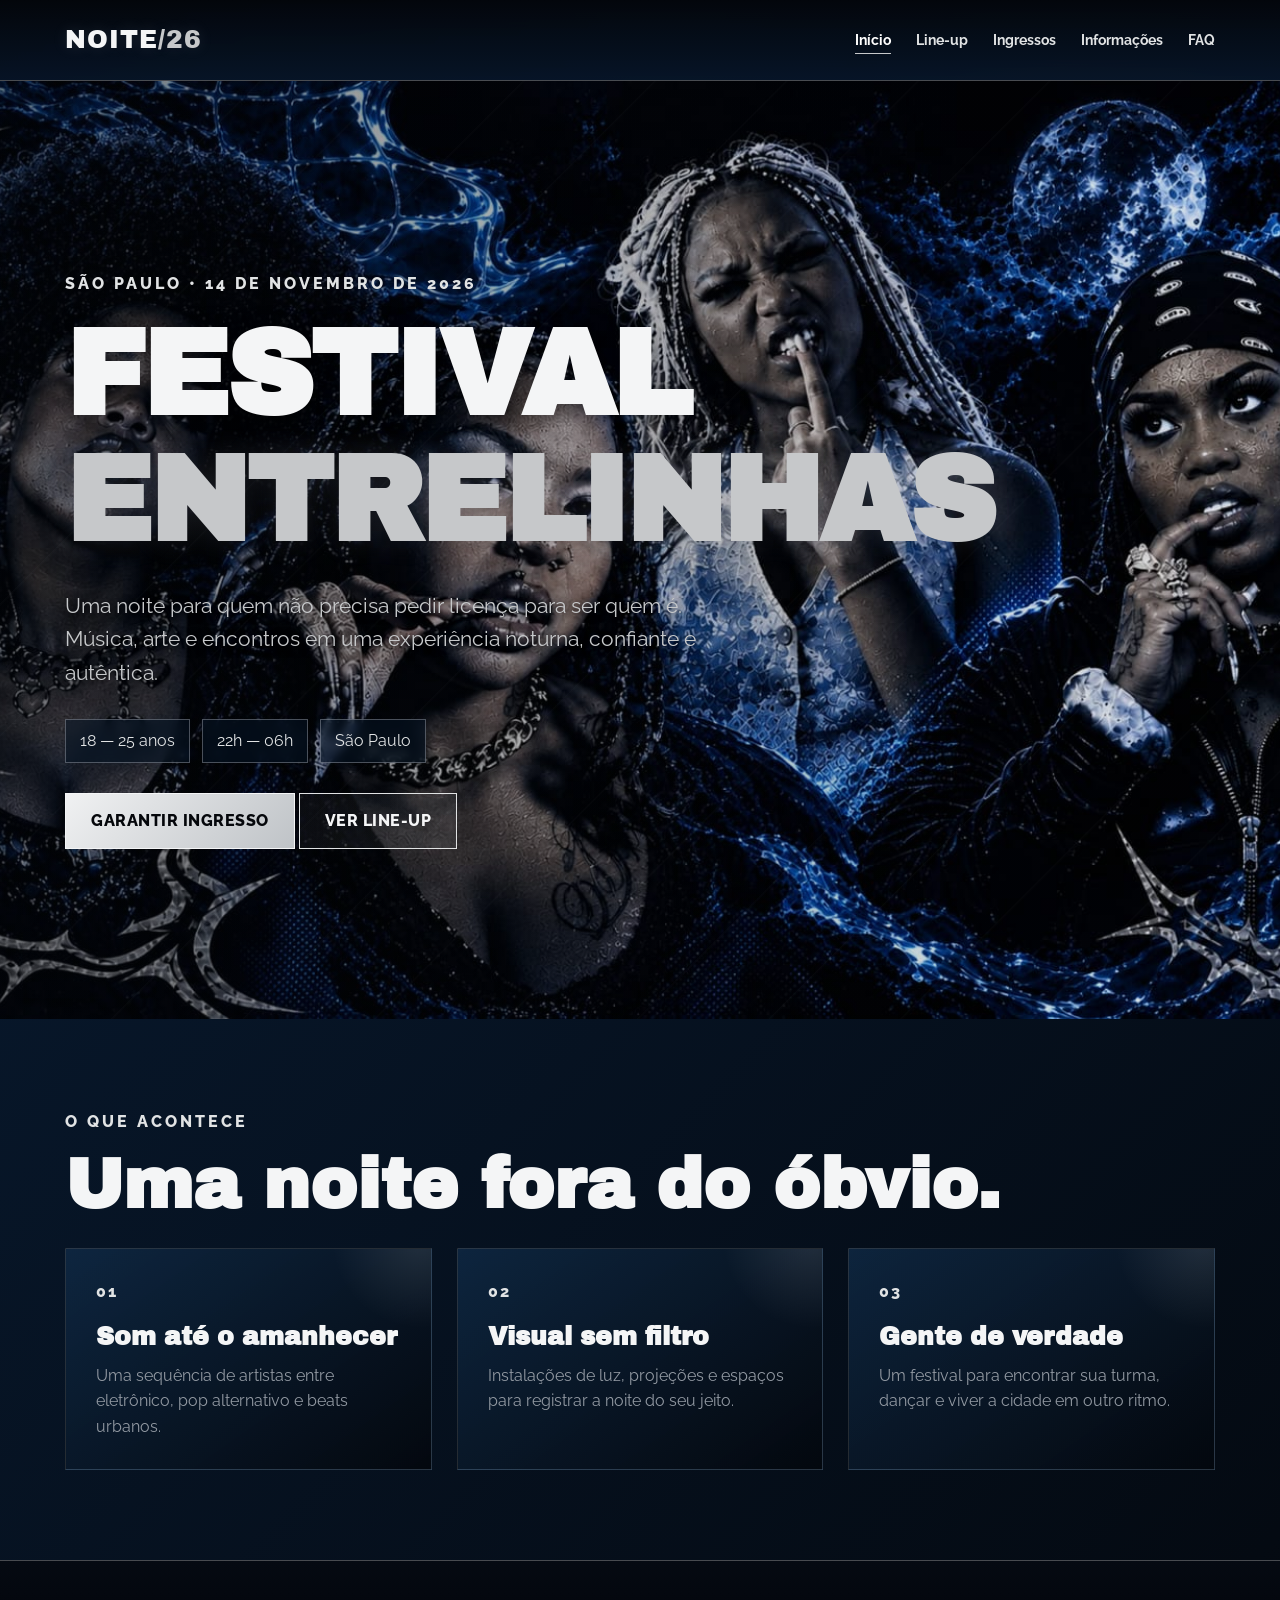
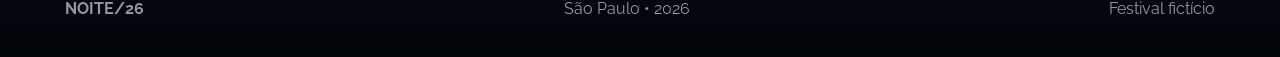
<file: index.html>
<!DOCTYPE html>
<html lang="pt-BR">

<head>
    <meta charset="UTF-8">
    <meta name="viewport" content="width=device-width, initial-scale=1.0">


    <title>NOITE/26 — Festival</title>

    <link rel="stylesheet" href="style.css">
</head>

<body>

<header>
    <nav class="navbar">

        <a href="index.html" class="logo">
            NOITE<span>/26</span>
        </a>

        <ul class="menu">
            <li><a href="index.html" class="ativo">Início</a></li>
            <li><a href="./lineup.html">Line-up</a></li>
            <li><a href="./ingressos.html">Ingressos</a></li>
            <li><a href="./informacoes.html">Informações</a></li>
            <li><a href="./faq.html">FAQ</a></li>
        </ul>

    </nav>
</header>


<main>

<section class="hero">

    <div class="hero-conteudo">

        <p class="kicker">
            São Paulo • 14 de novembro de 2026
        </p>

        <h1>
            FESTIVAL<br>
            <span>ENTRELINHAS</span>
        </h1>

        <p class="hero-descricao">
            Uma noite para quem não precisa pedir licença para ser quem é.
            Música, arte e encontros em uma experiência noturna,
            confiante e autêntica.
        </p>

        <div class="informacoes-hero">
            <span class="tag">18 — 25 anos</span>
            <span class="tag">22h — 06h</span>
            <span class="tag">São Paulo</span>
        </div>

        <a href="./coisas/ingressos.html" class="btn btn-branco">
            Garantir ingresso
        </a>

        <a href="./coisas/lineup.html" class="btn">
            Ver line-up
        </a>

    </div>

</section>


<section>

    <div class="container">

        <p class="kicker">O que acontece</p>

        <h2>
            Uma noite fora do óbvio.
        </h2>

        <div class="cards">

            <article class="card">

                <div class="numero">01</div>

                <h3>
                    Som até o amanhecer
                </h3>

                <p>
                    Uma sequência de artistas entre eletrônico,
                    pop alternativo e beats urbanos.
                </p>

            </article>


            <article class="card">

                <div class="numero">02</div>

                <h3>
                    Visual sem filtro
                </h3>

                <p>
                    Instalações de luz, projeções e espaços
                    para registrar a noite do seu jeito.
                </p>

            </article>


            <article class="card">

                <div class="numero">03</div>

                <h3>
                    Gente de verdade
                </h3>

                <p>
                    Um festival para encontrar sua turma,
                    dançar e viver a cidade em outro ritmo.
                </p>

            </article>

        </div>

    </div>

</section>

</main>


<footer>

    <div class="footer-conteudo">

        <strong>NOITE/26</strong>

        <span>
            São Paulo • 2026
        </span>

        <span>
            Festival fictício
        </span>

    </div>

</footer>

</body>
</html>
</file>
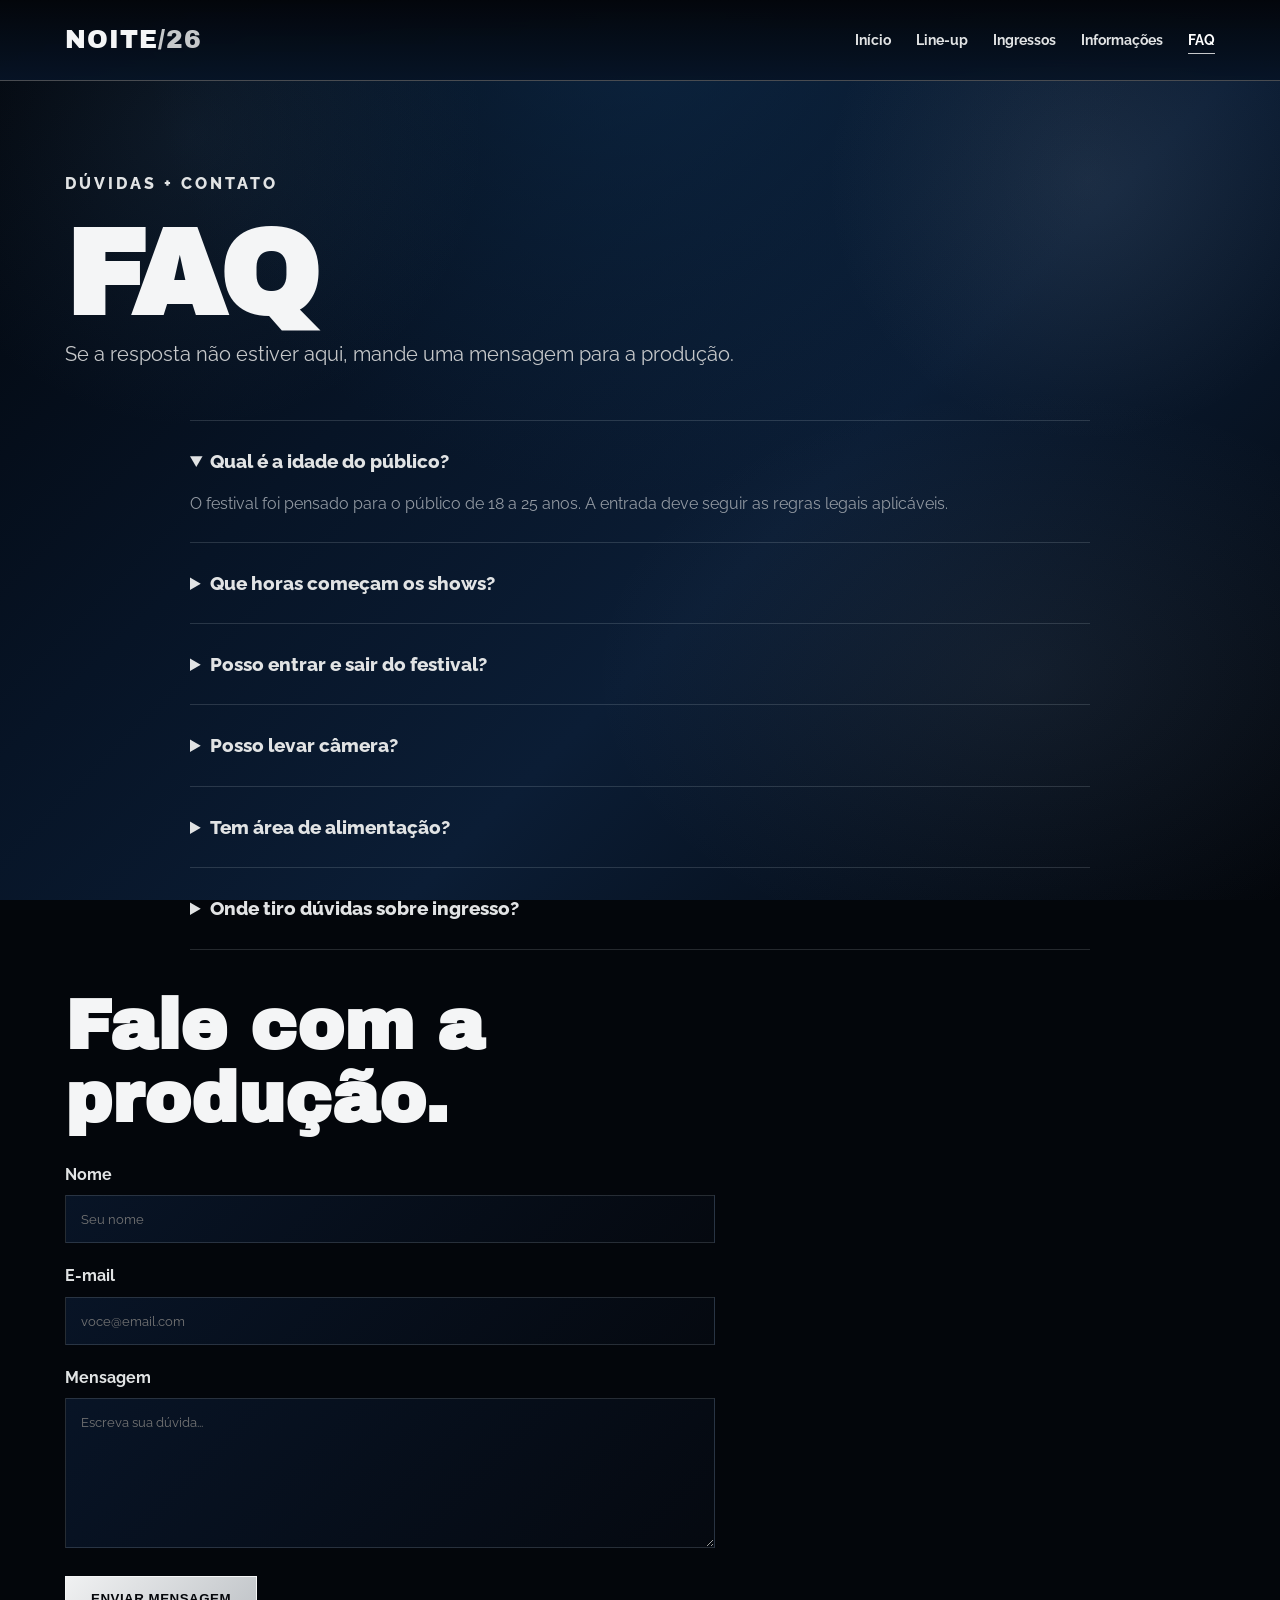
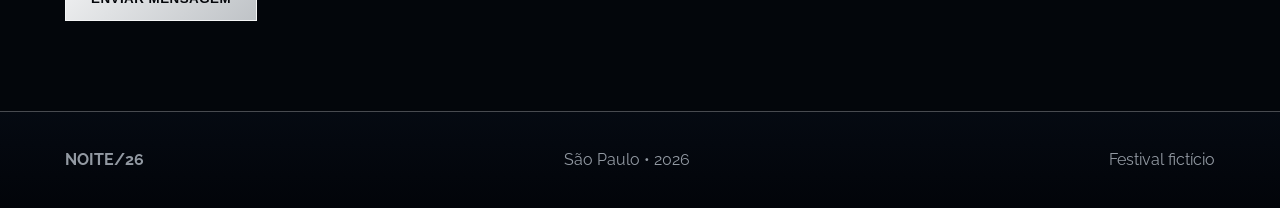
<file: faq.html>
<!DOCTYPE html>
<html lang="pt-BR">

<head>
    <meta charset="UTF-8">
    <meta name="viewport" content="width=device-width, initial-scale=1.0">

    <title>FAQ — NOITE/26</title>

    <link rel="stylesheet" href="./CSS/faq.css">
</head>

<body>

<header>
    <nav class="navbar">

        <a href="index.html" class="logo">
            NOITE<span>/26</span>
        </a>

        <ul class="menu">
            <li><a href="../index.html">Início</a></li>
            <li><a href="./lineup.html">Line-up</a></li>
            <li><a href="./ingressos.html">Ingressos</a></li>
            <li><a href="./informacoes.html">Informações</a></li>
            <li><a href="faq.html" class="ativo">FAQ</a></li>
        </ul>

    </nav>
</header>


<main>

<section>

    <div class="container">

        <p class="kicker">
            Dúvidas + contato
        </p>

        <h1>FAQ</h1>

        <p class="texto-destaque">
            Se a resposta não estiver aqui,
            mande uma mensagem para a produção.
        </p>


        <div class="faq">

            <details open>

                <summary>
                    Qual é a idade do público?
                </summary>

                <p>
                    O festival foi pensado para o público
                    de 18 a 25 anos. A entrada deve seguir
                    as regras legais aplicáveis.
                </p>

            </details>


            <details>

                <summary>
                    Que horas começam os shows?
                </summary>

                <p>
                    Os portões abrem às 22h.
                    A programação musical começa às 23h
                    e segue pela madrugada.
                </p>

            </details>


            <details>

                <summary>
                    Posso entrar e sair do festival?
                </summary>

                <p>
                    A política de reentrada depende do tipo
                    de ingresso e das orientações da produção.
                </p>

            </details>


            <details>

                <summary>
                    Posso levar câmera?
                </summary>

                <p>
                    Celulares e câmeras pequenas são permitidos,
                    respeitando as regras do espaço.
                </p>

            </details>


            <details>

                <summary>
                    Tem área de alimentação?
                </summary>

                <p>
                    Sim. Haverá uma área de alimentação
                    com diferentes opções durante o evento.
                </p>

            </details>


            <details>

                <summary>
                    Onde tiro dúvidas sobre ingresso?
                </summary>

                <p>
                    Use o formulário abaixo para enviar
                    sua pergunta.
                </p>

            </details>

        </div>


        <div class="formulario">

            <h2>Fale com a produção.</h2>

            <div class="campo">

                <label for="nome">
                    Nome
                </label>

                <input
                    type="text"
                    id="nome"
                    placeholder="Seu nome"
                >

            </div>


            <div class="campo">

                <label for="email">
                    E-mail
                </label>

                <input
                    type="email"
                    id="email"
                    placeholder="voce@email.com"
                >

            </div>


            <div class="campo">

                <label for="mensagem">
                    Mensagem
                </label>

                <textarea
                    id="mensagem"
                    placeholder="Escreva sua dúvida..."
                ></textarea>

            </div>


            <button class="btn btn-branco" type="button">
                Enviar mensagem
            </button>

        </div>

    </div>

</section>

</main>


<footer>

    <div class="footer-conteudo">
        <strong>NOITE/26</strong>
        <span>São Paulo • 2026</span>
        <span>Festival fictício</span>
    </div>

</footer>

</body>
</html>
</file>
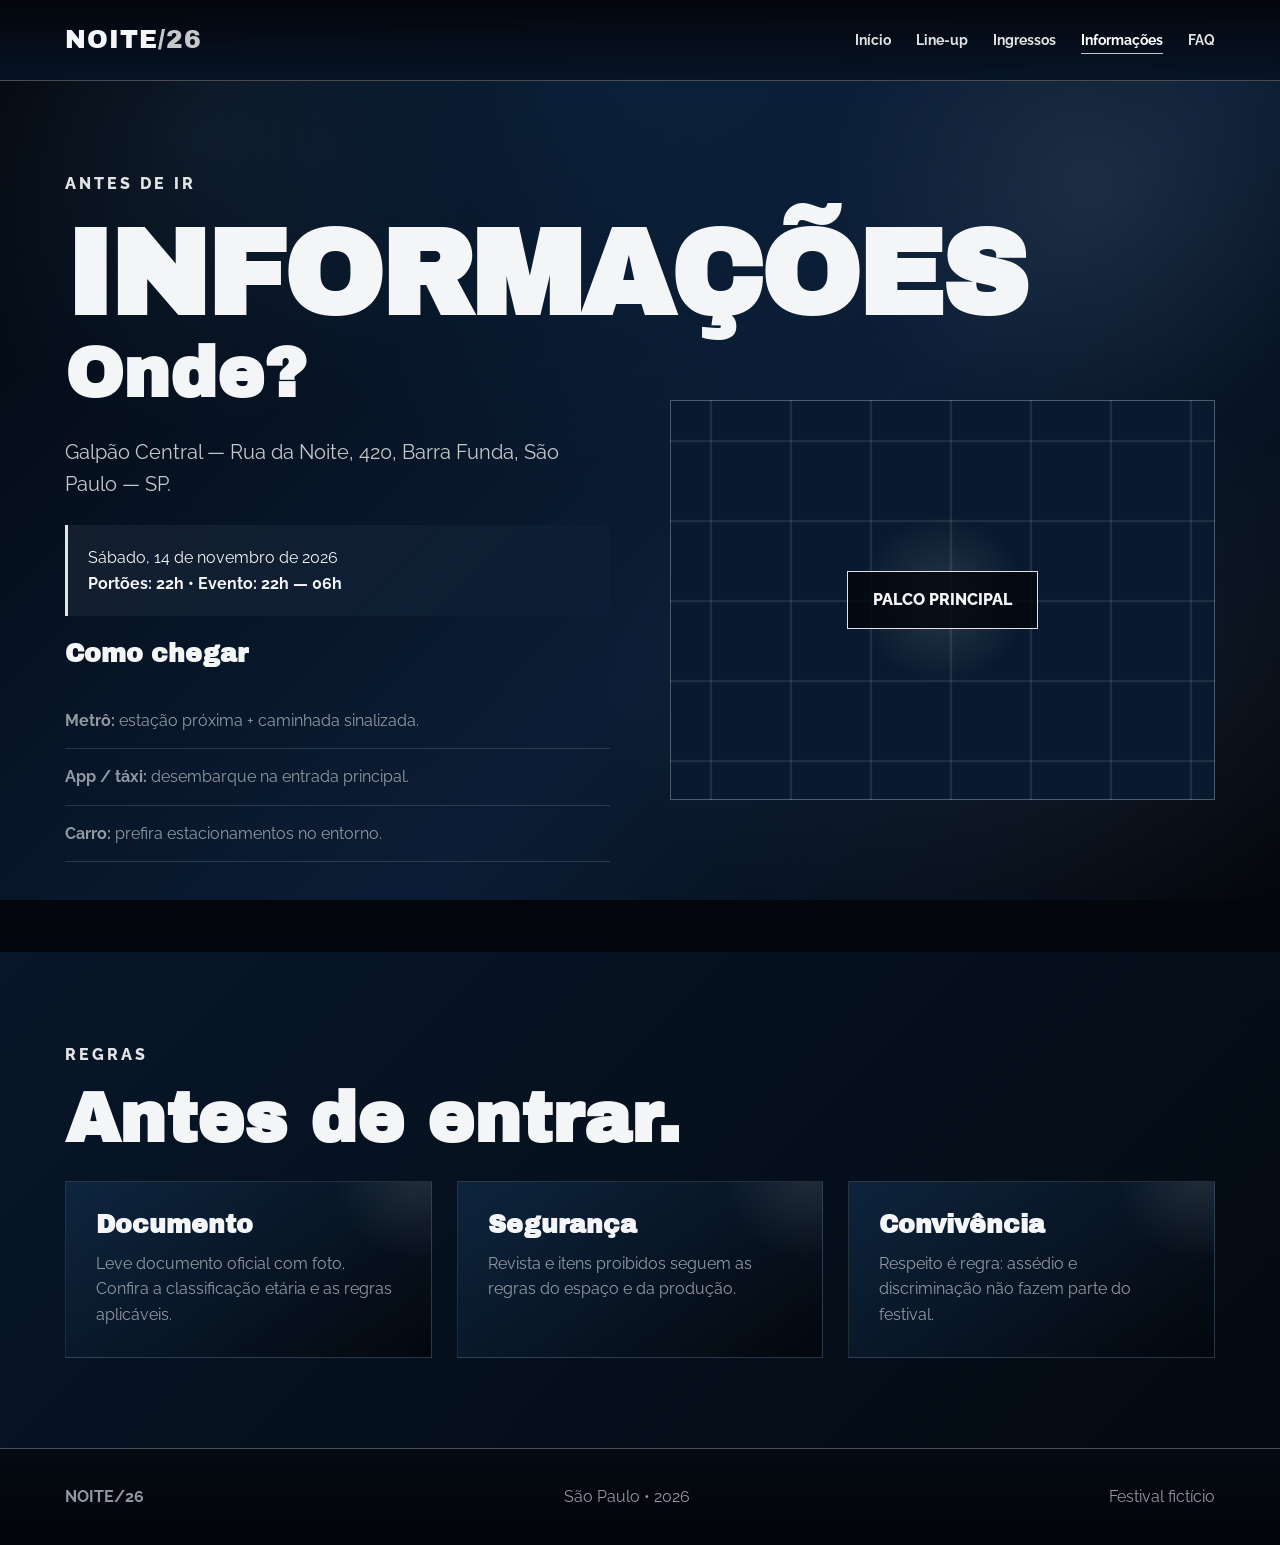
<file: informacoes.html>
<!DOCTYPE html>
<html lang="pt-BR">

<head>
    <meta charset="UTF-8">
    <meta name="viewport" content="width=device-width, initial-scale=1.0">

    <title>Informações — NOITE/26</title>

    <link rel="stylesheet" href="./CSS/informacoe.css">
</head>

<body>

<header>
    <nav class="navbar">

        <a href="index.html" class="logo">
            NOITE<span>/26</span>
        </a>

        <ul class="menu">
            <li><a href="./index.html">Início</a></li>
            <li><a href="./lineup.html">Line-up</a></li>
            <li><a href="./ingressos.html">Ingressos</a></li>
            <li><a href="informacoes.html" class="ativo">Informações</a></li>
            <li><a href="./faq.html">FAQ</a></li>
        </ul>

    </nav>
</header>


<main>

<section>

    <div class="container">

        <p class="kicker">Antes de ir</p>

        <h1>INFORMAÇÕES</h1>


        <div class="info-grid">

            <div>

                <h2>Onde?</h2>

                <p class="texto-destaque">
                    Galpão Central — Rua da Noite, 420,
                    Barra Funda, São Paulo — SP.
                </p>

                <div class="aviso">

                    Sábado, 14 de novembro de 2026

                    <br>

                    <strong>
                        Portões: 22h • Evento: 22h — 06h
                    </strong>

                </div>


                <h3>Como chegar</h3>

                <ul class="lista">

                    <li>
                        <strong>Metrô:</strong>
                        estação próxima + caminhada sinalizada.
                    </li>

                    <li>
                        <strong>App / táxi:</strong>
                        desembarque na entrada principal.
                    </li>

                    <li>
                        <strong>Carro:</strong>
                        prefira estacionamentos no entorno.
                    </li>

                </ul>

            </div>


            <div class="mapa">

                <span>
                    PALCO PRINCIPAL
                </span>

            </div>

        </div>

    </div>

</section>


<section>

    <div class="container">

        <p class="kicker">Regras</p>

        <h2>Antes de entrar.</h2>

        <div class="cards">

            <article class="card">

                <h3>Documento</h3>

                <p>
                    Leve documento oficial com foto.
                    Confira a classificação etária
                    e as regras aplicáveis.
                </p>

            </article>


            <article class="card">

                <h3>Segurança</h3>

                <p>
                    Revista e itens proibidos seguem
                    as regras do espaço e da produção.
                </p>

            </article>


            <article class="card">

                <h3>Convivência</h3>

                <p>
                    Respeito é regra: assédio e
                    discriminação não fazem parte
                    do festival.
                </p>

            </article>

        </div>

    </div>

</section>

</main>


<footer>

    <div class="footer-conteudo">
        <strong>NOITE/26</strong>
        <span>São Paulo • 2026</span>
        <span>Festival fictício</span>
    </div>

</footer>

</body>
</html>
</file>
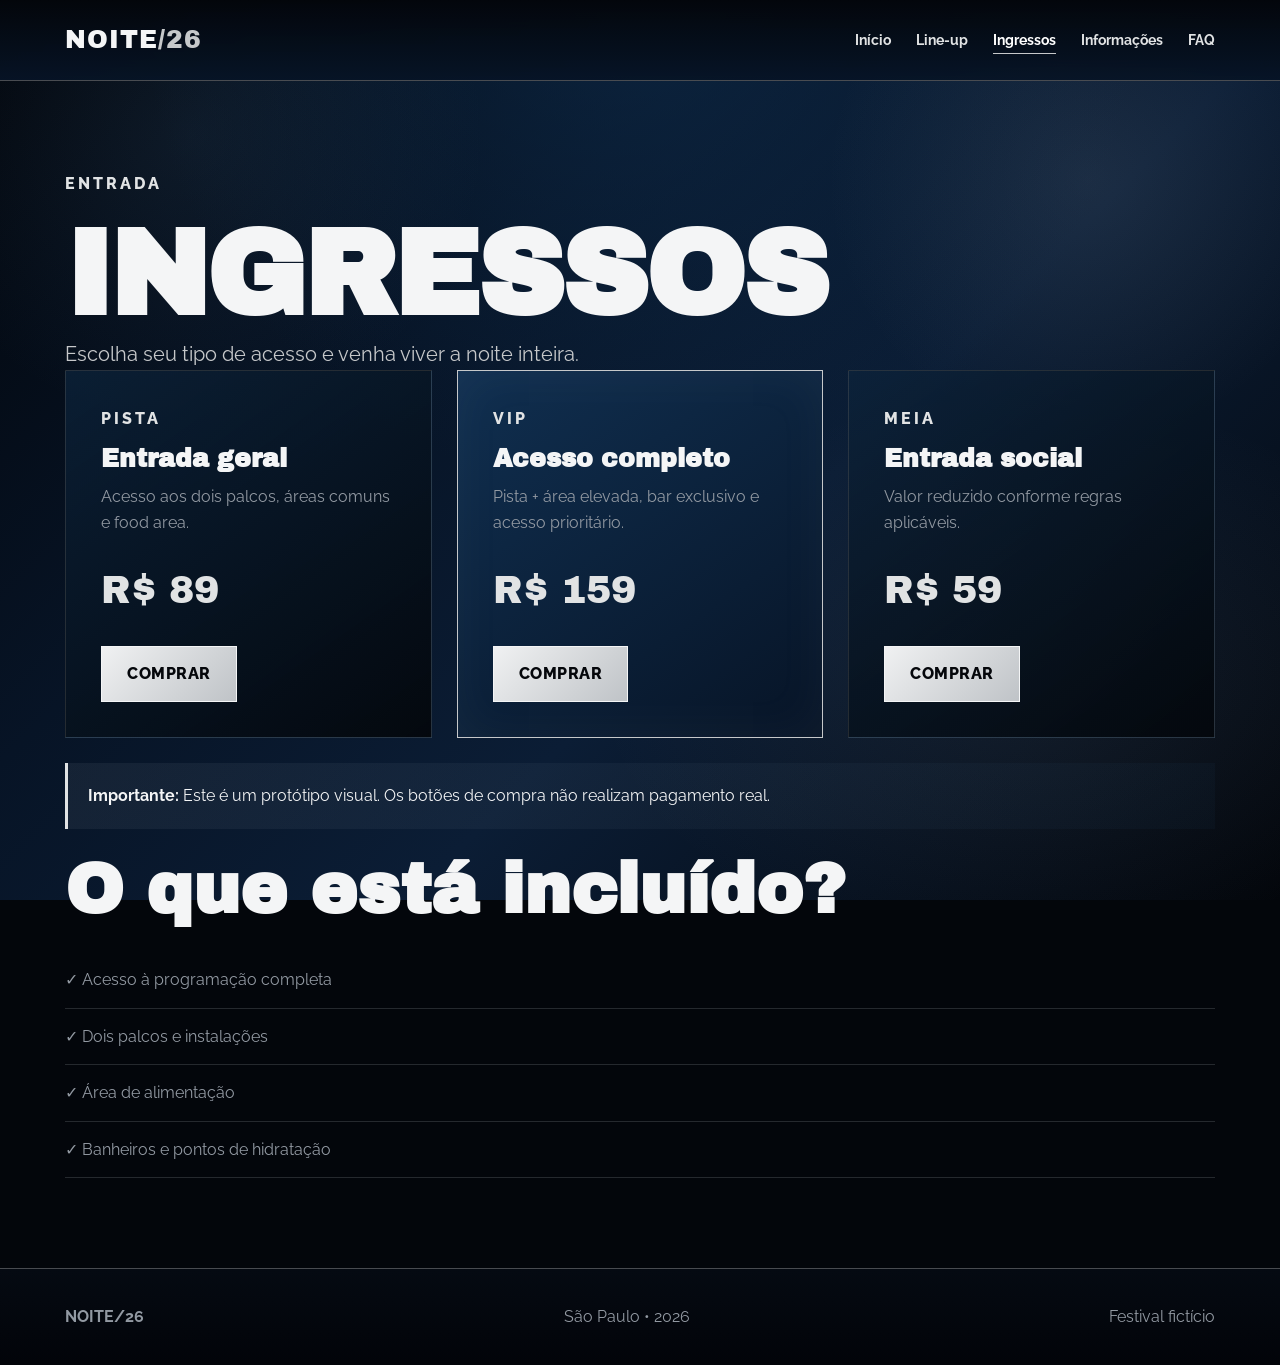
<file: ingressos.html>
<!DOCTYPE html>
<html lang="pt-BR">

<head>
    <meta charset="UTF-8">
    <meta name="viewport" content="width=device-width, initial-scale=1.0">

    <title>Ingressos — NOITE/26</title>

    <link rel="stylesheet" href="./CSS/ingresso.css">
</head>

<body>

<header>
    <nav class="navbar">

        <a href="index.html" class="logo">
            NOITE<span>/26</span>
        </a>

        <ul class="menu">
            <li><a href="./index.html">Início</a></li>
            <li><a href="./lineup.html">Line-up</a></li>
            <li><a href="ingressos.html" class="ativo">Ingressos</a></li>
            <li><a href="./informacoes.html">Informações</a></li>
            <li><a href="./faq.html">FAQ</a></li>
        </ul>

    </nav>
</header>


<main>

<section>

    <div class="container">

        <p class="kicker">Entrada</p>

        <h1>INGRESSOS</h1>

        <p class="texto-destaque">
            Escolha seu tipo de acesso e venha viver
            a noite inteira.
        </p>


        <div class="ingressos">

            <article class="ingresso">

                <p class="kicker">Pista</p>

                <h3>Entrada geral</h3>

                <p>
                    Acesso aos dois palcos, áreas comuns
                    e food area.
                </p>

                <div class="preco">
                    R$ 89
                </div>

                <a href="#" class="btn btn-branco">
                    Comprar
                </a>

            </article>


            <article class="ingresso ingresso-destaque">

                <p class="kicker">VIP</p>

                <h3>Acesso completo</h3>

                <p>
                    Pista + área elevada, bar exclusivo
                    e acesso prioritário.
                </p>

                <div class="preco">
                    R$ 159
                </div>

                <a href="#" class="btn btn-branco">
                    Comprar
                </a>

            </article>


            <article class="ingresso">

                <p class="kicker">Meia</p>

                <h3>Entrada social</h3>

                <p>
                    Valor reduzido conforme regras
                    aplicáveis.
                </p>

                <div class="preco">
                    R$ 59
                </div>

                <a href="#" class="btn btn-branco">
                    Comprar
                </a>

            </article>

        </div>


        <div class="aviso">

            <strong>Importante:</strong>

            Este é um protótipo visual.
            Os botões de compra não realizam pagamento real.

        </div>


        <h2>O que está incluído?</h2>

        <ul class="lista">

            <li>
                ✓ Acesso à programação completa
            </li>

            <li>
                ✓ Dois palcos e instalações
            </li>

            <li>
                ✓ Área de alimentação
            </li>

            <li>
                ✓ Banheiros e pontos de hidratação
            </li>

        </ul>

    </div>

</section>

</main>


<footer>

    <div class="footer-conteudo">
        <strong>NOITE/26</strong>
        <span>São Paulo • 2026</span>
        <span>Festival fictício</span>
    </div>

</footer>

</body>
</html>
</file>
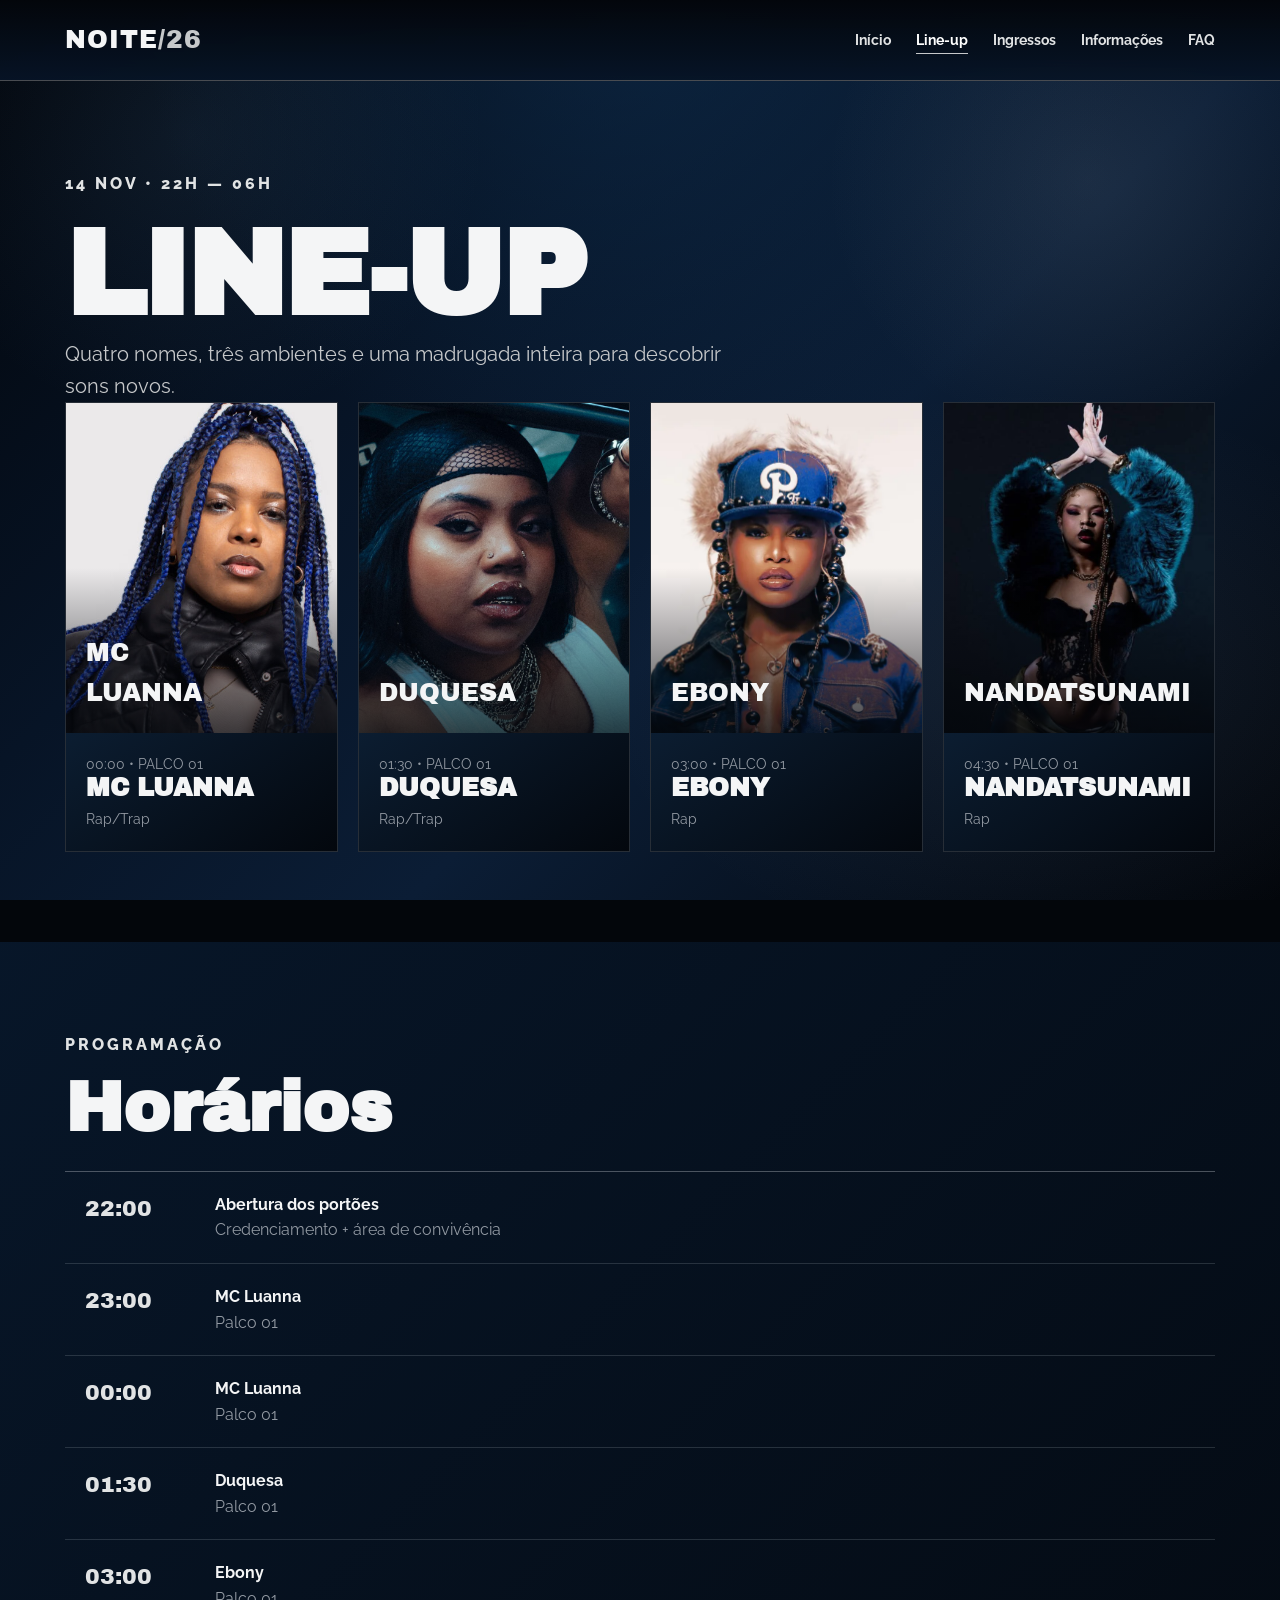
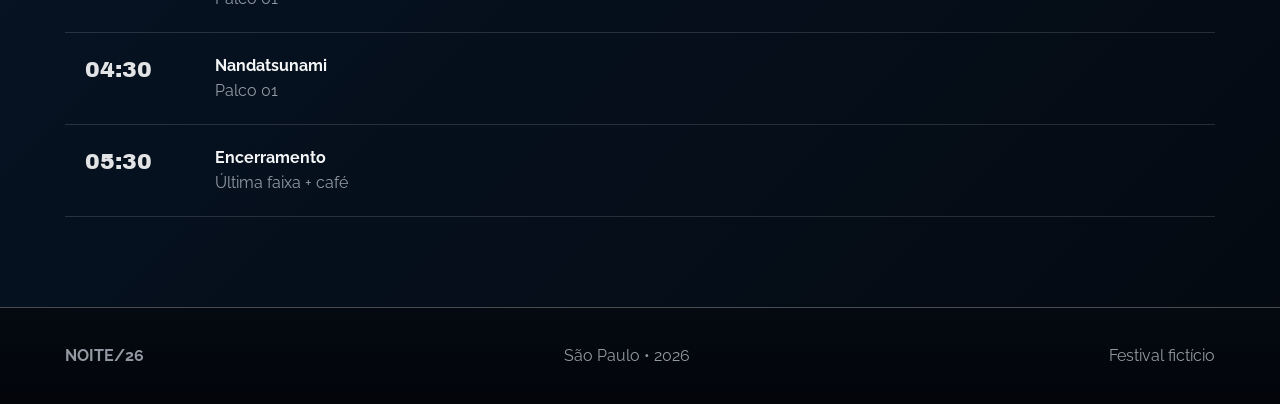
<file: lineup.html>
<!DOCTYPE html>
<html lang="pt-BR">

<head>
    <meta charset="UTF-8">
    <meta name="viewport" content="width=device-width, initial-scale=1.0">
    <link rel="stylesheet" href="./CSS/lineup.css">

    <title>Line-up — NOITE/26</title>
</head>

<body>

<header>
    <nav class="navbar">

        <a href="index.html" class="logo">
            NOITE<span>/26</span>
        </a>

        <ul class="menu">
            <li><a href="./index.html">Início</a></li>
            <li><a href="lineup.html" class="ativo">Line-up</a></li>
            <li><a href="./ingressos.html">Ingressos</a></li>
            <li><a href="./informacoes.html">Informações</a></li>
            <li><a href="./faq.html">FAQ</a></li>
        </ul>

    </nav>
</header>


<main>

<section>

    <div class="container">

        <p class="kicker">
            14 NOV • 22H — 06H
        </p>

        <h1>LINE-UP</h1>

        <p class="texto-destaque">
            Quatro nomes, três ambientes e uma madrugada
            inteira para descobrir sons novos.
        </p>


        <div class="artistas">

            <article class="artista">

                <div class="artista-imagem">
                    <img src="../img/capa-luanna-1024x576.jpg" alt="luana">
                    <span>MC<br>LUANNA</span>
                </div>

                <div class="artista-info">
                
                    <p>00:00 • PALCO 01</p>
                    <h3>MC LUANNA</h3>
                    <p>Rap/Trap</p>
                </div>

            </article>


            <article class="artista">

                <div class="artista-imagem">
                    <img src="../img/Duquesa-Foto-Divulgacao.jpg" alt="duquesa">
                    <span>DUQUESA</span>
                </div>

                <div class="artista-info">
                    <p>01:30 • PALCO 01</p>
                    <h3>DUQUESA</h3>
                    <p>Rap/Trap</p>
                </div>

            </article>


            <article class="artista">

                <div class="artista-imagem">
                    <img src="../img/foto-2-e1765909673802.webp" alt="ebony">
                    <span>EBONY</span>
                </div>

                <div class="artista-info">
                    <p>03:00 • PALCO 01</p>
                    <h3>EBONY</h3>
                    <p>Rap</p>
                </div>

            </article>


            <article class="artista">

                <div class="artista-imagem">
                    <img src="./img/WhatsApp Image 2026-09-28 at 09.15.37.jpeg" alt="nandatsunami">
                    <span>NANDATSUNAMI</span>
                </div>

                <div class="artista-info">
                    <p>04:30 • PALCO 01</p>
                    <h3>NANDATSUNAMI</h3>
                    <p>Rap</p>
                </div>

            </article>

        </div>

    </div>

</section>


<section>

    <div class="container">

        <p class="kicker">Programação</p>

        <h2>Horários</h2>

        <div class="programacao">

            <div class="horario">
                <div class="hora">22:00</div>
                <div>
                    <strong>Abertura dos portões</strong>
                    <p>Credenciamento + área de convivência</p>
                </div>
            </div>

            <div class="horario">
                <div class="hora">23:00</div>
                <div>
                    <strong>MC Luanna</strong>
                    <p>Palco 01</p>
                </div>
            </div>

            <div class="horario">
                <div class="hora">00:00</div>
                <div>
                    <strong>MC Luanna</strong>
                    <p>Palco 01</p>
                </div>
            </div>

            <div class="horario">
                <div class="hora">01:30</div>
                <div>
                    <strong>Duquesa</strong>
                    <p>Palco 01</p>
                </div>
            </div>

            <div class="horario">
                <div class="hora">03:00</div>
                <div>
                    <strong>Ebony</strong>
                    <p>Palco 01</p>
                </div>
            </div>

             <div class="horario">
                <div class="hora">04:30</div>
                <div>
                    <strong>Nandatsunami</strong>
                    <p>Palco 01</p>
                </div>
            </div>

            <div class="horario">
                <div class="hora">05:30</div>
                <div>
                    <strong>Encerramento</strong>
                    <p>Última faixa + café</p>
                </div>
            </div>

        </div>

    </div>

</section>

</main>


<footer>

    <div class="footer-conteudo">
        <strong>NOITE/26</strong>
        <span>São Paulo • 2026</span>
        <span>Festival fictício</span>
    </div>

</footer>

</body>
</html>
</file>
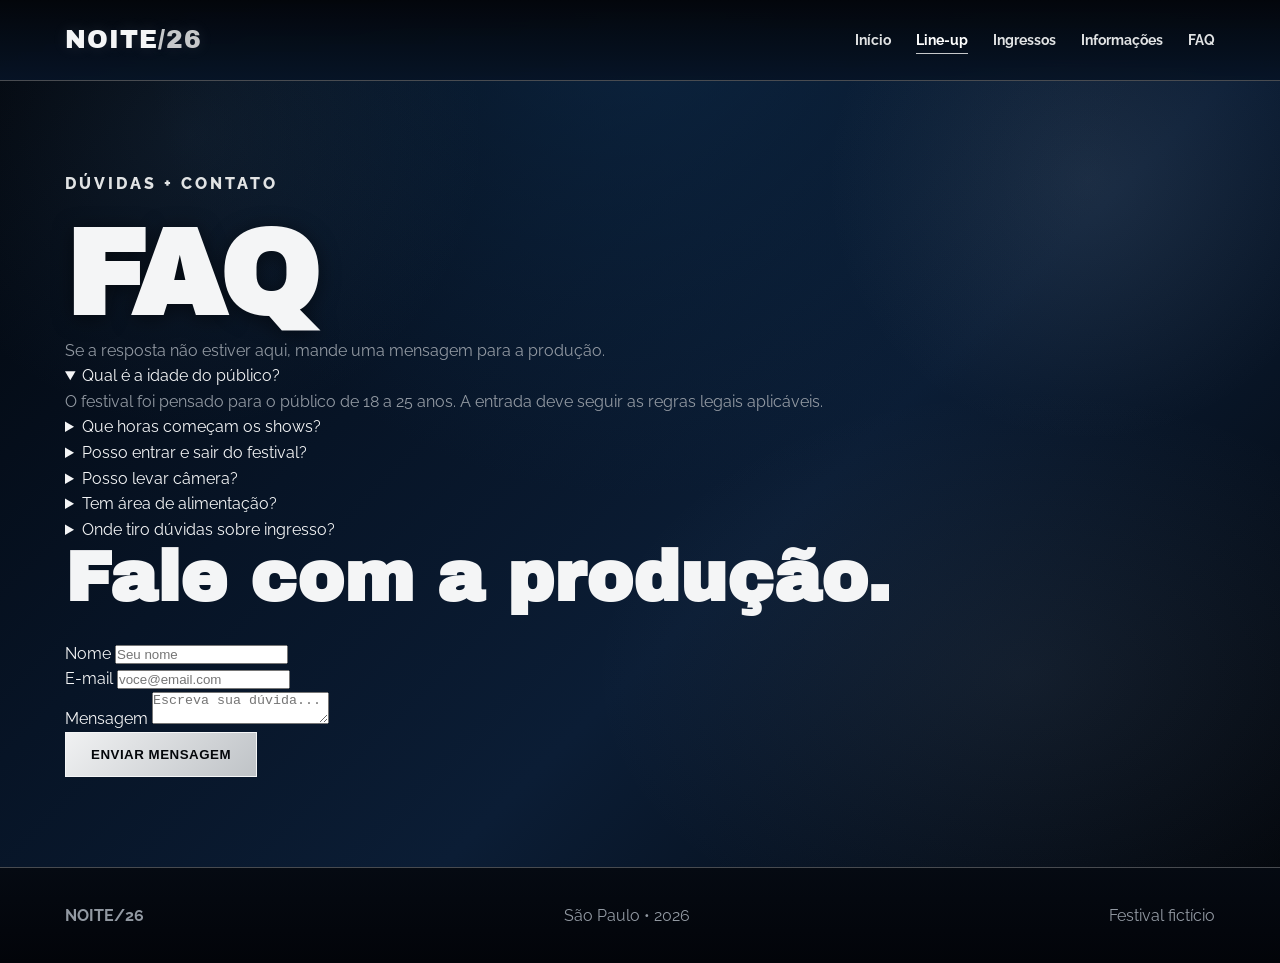
<file: coisas/faq.html>
<!DOCTYPE html>
<html lang="pt-BR">

<head>
    <meta charset="UTF-8">
    <meta name="viewport" content="width=device-width, initial-scale=1.0">

    <title>FAQ — NOITE/26</title>

    <link rel="stylesheet" href="../style.css">
</head>

<body>

<header>
    <nav class="navbar">

        <a href="index.html" class="logo">
            NOITE<span>/26</span>
        </a>

        <ul class="menu">
            <li><a href="../index.html">Início</a></li>
            <li><a href="../coisas/lineup.html" class="ativo">Line-up</a></li>
            <li><a href="../coisas/ingressos.html">Ingressos</a></li>
            <li><a href="../coisas/informacoes.html">Informações</a></li>
            <li><a href="faq.html">FAQ</a></li>
        </ul>

    </nav>
</header>


<main>

<section>

    <div class="container">

        <p class="kicker">
            Dúvidas + contato
        </p>

        <h1>FAQ</h1>

        <p class="texto-destaque">
            Se a resposta não estiver aqui,
            mande uma mensagem para a produção.
        </p>


        <div class="faq">

            <details open>

                <summary>
                    Qual é a idade do público?
                </summary>

                <p>
                    O festival foi pensado para o público
                    de 18 a 25 anos. A entrada deve seguir
                    as regras legais aplicáveis.
                </p>

            </details>


            <details>

                <summary>
                    Que horas começam os shows?
                </summary>

                <p>
                    Os portões abrem às 22h.
                    A programação musical começa às 23h
                    e segue pela madrugada.
                </p>

            </details>


            <details>

                <summary>
                    Posso entrar e sair do festival?
                </summary>

                <p>
                    A política de reentrada depende do tipo
                    de ingresso e das orientações da produção.
                </p>

            </details>


            <details>

                <summary>
                    Posso levar câmera?
                </summary>

                <p>
                    Celulares e câmeras pequenas são permitidos,
                    respeitando as regras do espaço.
                </p>

            </details>


            <details>

                <summary>
                    Tem área de alimentação?
                </summary>

                <p>
                    Sim. Haverá uma área de alimentação
                    com diferentes opções durante o evento.
                </p>

            </details>


            <details>

                <summary>
                    Onde tiro dúvidas sobre ingresso?
                </summary>

                <p>
                    Use o formulário abaixo para enviar
                    sua pergunta.
                </p>

            </details>

        </div>


        <div class="formulario">

            <h2>Fale com a produção.</h2>

            <div class="campo">

                <label for="nome">
                    Nome
                </label>

                <input
                    type="text"
                    id="nome"
                    placeholder="Seu nome"
                >

            </div>


            <div class="campo">

                <label for="email">
                    E-mail
                </label>

                <input
                    type="email"
                    id="email"
                    placeholder="voce@email.com"
                >

            </div>


            <div class="campo">

                <label for="mensagem">
                    Mensagem
                </label>

                <textarea
                    id="mensagem"
                    placeholder="Escreva sua dúvida..."
                ></textarea>

            </div>


            <button class="btn btn-branco" type="button">
                Enviar mensagem
            </button>

        </div>

    </div>

</section>

</main>


<footer>

    <div class="footer-conteudo">
        <strong>NOITE/26</strong>
        <span>São Paulo • 2026</span>
        <span>Festival fictício</span>
    </div>

</footer>

</body>
</html>
</file>
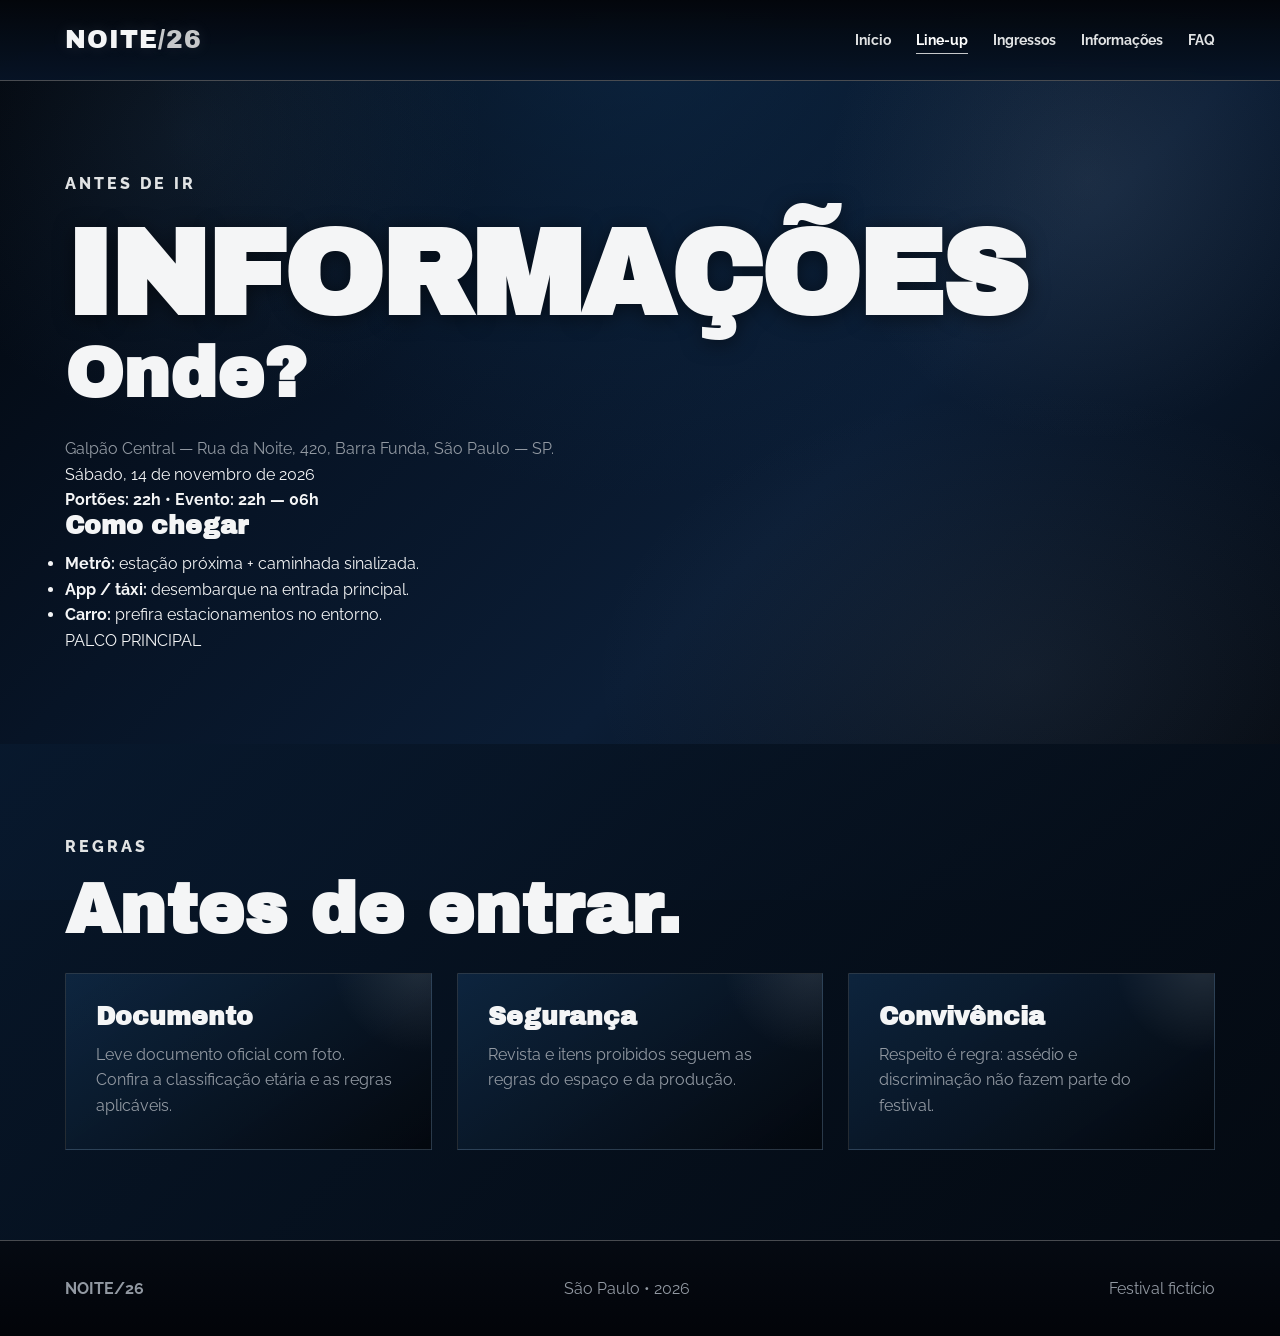
<file: coisas/informacoes.html>
<!DOCTYPE html>
<html lang="pt-BR">

<head>
    <meta charset="UTF-8">
    <meta name="viewport" content="width=device-width, initial-scale=1.0">

    <title>Informações — NOITE/26</title>

    <link rel="stylesheet" href="../style.css">
</head>

<body>

<header>
    <nav class="navbar">

        <a href="index.html" class="logo">
            NOITE<span>/26</span>
        </a>

        <ul class="menu">
            <li><a href="../index.html">Início</a></li>
            <li><a href="../coisas/lineup.html" class="ativo">Line-up</a></li>
            <li><a href="../coisas/ingressos.html">Ingressos</a></li>
            <li><a href="informacoes.html">Informações</a></li>
            <li><a href="../coisas/faq.html">FAQ</a></li>
        </ul>

    </nav>
</header>


<main>

<section>

    <div class="container">

        <p class="kicker">Antes de ir</p>

        <h1>INFORMAÇÕES</h1>


        <div class="info-grid">

            <div>

                <h2>Onde?</h2>

                <p class="texto-destaque">
                    Galpão Central — Rua da Noite, 420,
                    Barra Funda, São Paulo — SP.
                </p>

                <div class="aviso">

                    Sábado, 14 de novembro de 2026

                    <br>

                    <strong>
                        Portões: 22h • Evento: 22h — 06h
                    </strong>

                </div>


                <h3>Como chegar</h3>

                <ul class="lista">

                    <li>
                        <strong>Metrô:</strong>
                        estação próxima + caminhada sinalizada.
                    </li>

                    <li>
                        <strong>App / táxi:</strong>
                        desembarque na entrada principal.
                    </li>

                    <li>
                        <strong>Carro:</strong>
                        prefira estacionamentos no entorno.
                    </li>

                </ul>

            </div>


            <div class="mapa">

                <span>
                    PALCO PRINCIPAL
                </span>

            </div>

        </div>

    </div>

</section>


<section>

    <div class="container">

        <p class="kicker">Regras</p>

        <h2>Antes de entrar.</h2>

        <div class="cards">

            <article class="card">

                <h3>Documento</h3>

                <p>
                    Leve documento oficial com foto.
                    Confira a classificação etária
                    e as regras aplicáveis.
                </p>

            </article>


            <article class="card">

                <h3>Segurança</h3>

                <p>
                    Revista e itens proibidos seguem
                    as regras do espaço e da produção.
                </p>

            </article>


            <article class="card">

                <h3>Convivência</h3>

                <p>
                    Respeito é regra: assédio e
                    discriminação não fazem parte
                    do festival.
                </p>

            </article>

        </div>

    </div>

</section>

</main>


<footer>

    <div class="footer-conteudo">
        <strong>NOITE/26</strong>
        <span>São Paulo • 2026</span>
        <span>Festival fictício</span>
    </div>

</footer>

</body>
</html>
</file>
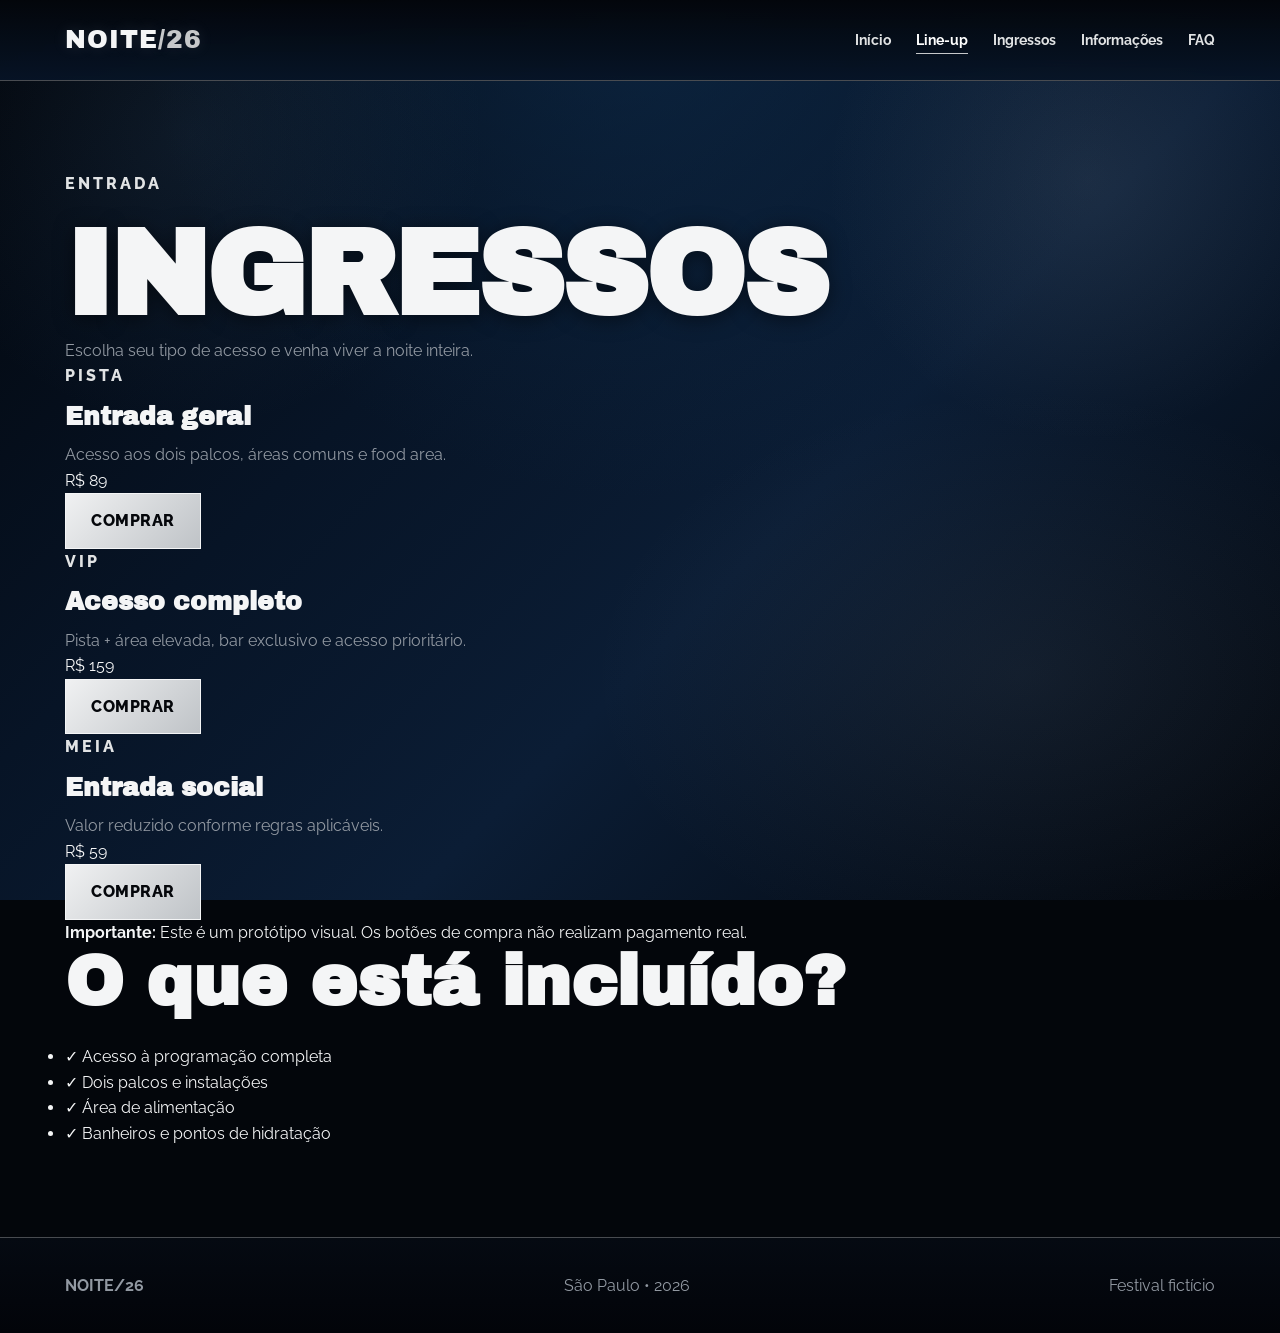
<file: coisas/ingressos.html>
<!DOCTYPE html>
<html lang="pt-BR">

<head>
    <meta charset="UTF-8">
    <meta name="viewport" content="width=device-width, initial-scale=1.0">

    <title>Ingressos — NOITE/26</title>

    <link rel="stylesheet" href="../style.css">
</head>

<body>

<header>
    <nav class="navbar">

        <a href="index.html" class="logo">
            NOITE<span>/26</span>
        </a>

        <ul class="menu">
            <li><a href="../index.html">Início</a></li>
            <li><a href="../coisas/lineup.html" class="ativo">Line-up</a></li>
            <li><a href="ingressos.html">Ingressos</a></li>
            <li><a href="../coisas/informacoes.html">Informações</a></li>
            <li><a href="../coisas/faq.html">FAQ</a></li>
        </ul>

    </nav>
</header>


<main>

<section>

    <div class="container">

        <p class="kicker">Entrada</p>

        <h1>INGRESSOS</h1>

        <p class="texto-destaque">
            Escolha seu tipo de acesso e venha viver
            a noite inteira.
        </p>


        <div class="ingressos">

            <article class="ingresso">

                <p class="kicker">Pista</p>

                <h3>Entrada geral</h3>

                <p>
                    Acesso aos dois palcos, áreas comuns
                    e food area.
                </p>

                <div class="preco">
                    R$ 89
                </div>

                <a href="#" class="btn btn-branco">
                    Comprar
                </a>

            </article>


            <article class="ingresso ingresso-destaque">

                <p class="kicker">VIP</p>

                <h3>Acesso completo</h3>

                <p>
                    Pista + área elevada, bar exclusivo
                    e acesso prioritário.
                </p>

                <div class="preco">
                    R$ 159
                </div>

                <a href="#" class="btn btn-branco">
                    Comprar
                </a>

            </article>


            <article class="ingresso">

                <p class="kicker">Meia</p>

                <h3>Entrada social</h3>

                <p>
                    Valor reduzido conforme regras
                    aplicáveis.
                </p>

                <div class="preco">
                    R$ 59
                </div>

                <a href="#" class="btn btn-branco">
                    Comprar
                </a>

            </article>

        </div>


        <div class="aviso">

            <strong>Importante:</strong>

            Este é um protótipo visual.
            Os botões de compra não realizam pagamento real.

        </div>


        <h2>O que está incluído?</h2>

        <ul class="lista">

            <li>
                ✓ Acesso à programação completa
            </li>

            <li>
                ✓ Dois palcos e instalações
            </li>

            <li>
                ✓ Área de alimentação
            </li>

            <li>
                ✓ Banheiros e pontos de hidratação
            </li>

        </ul>

    </div>

</section>

</main>


<footer>

    <div class="footer-conteudo">
        <strong>NOITE/26</strong>
        <span>São Paulo • 2026</span>
        <span>Festival fictício</span>
    </div>

</footer>

</body>
</html>
</file>
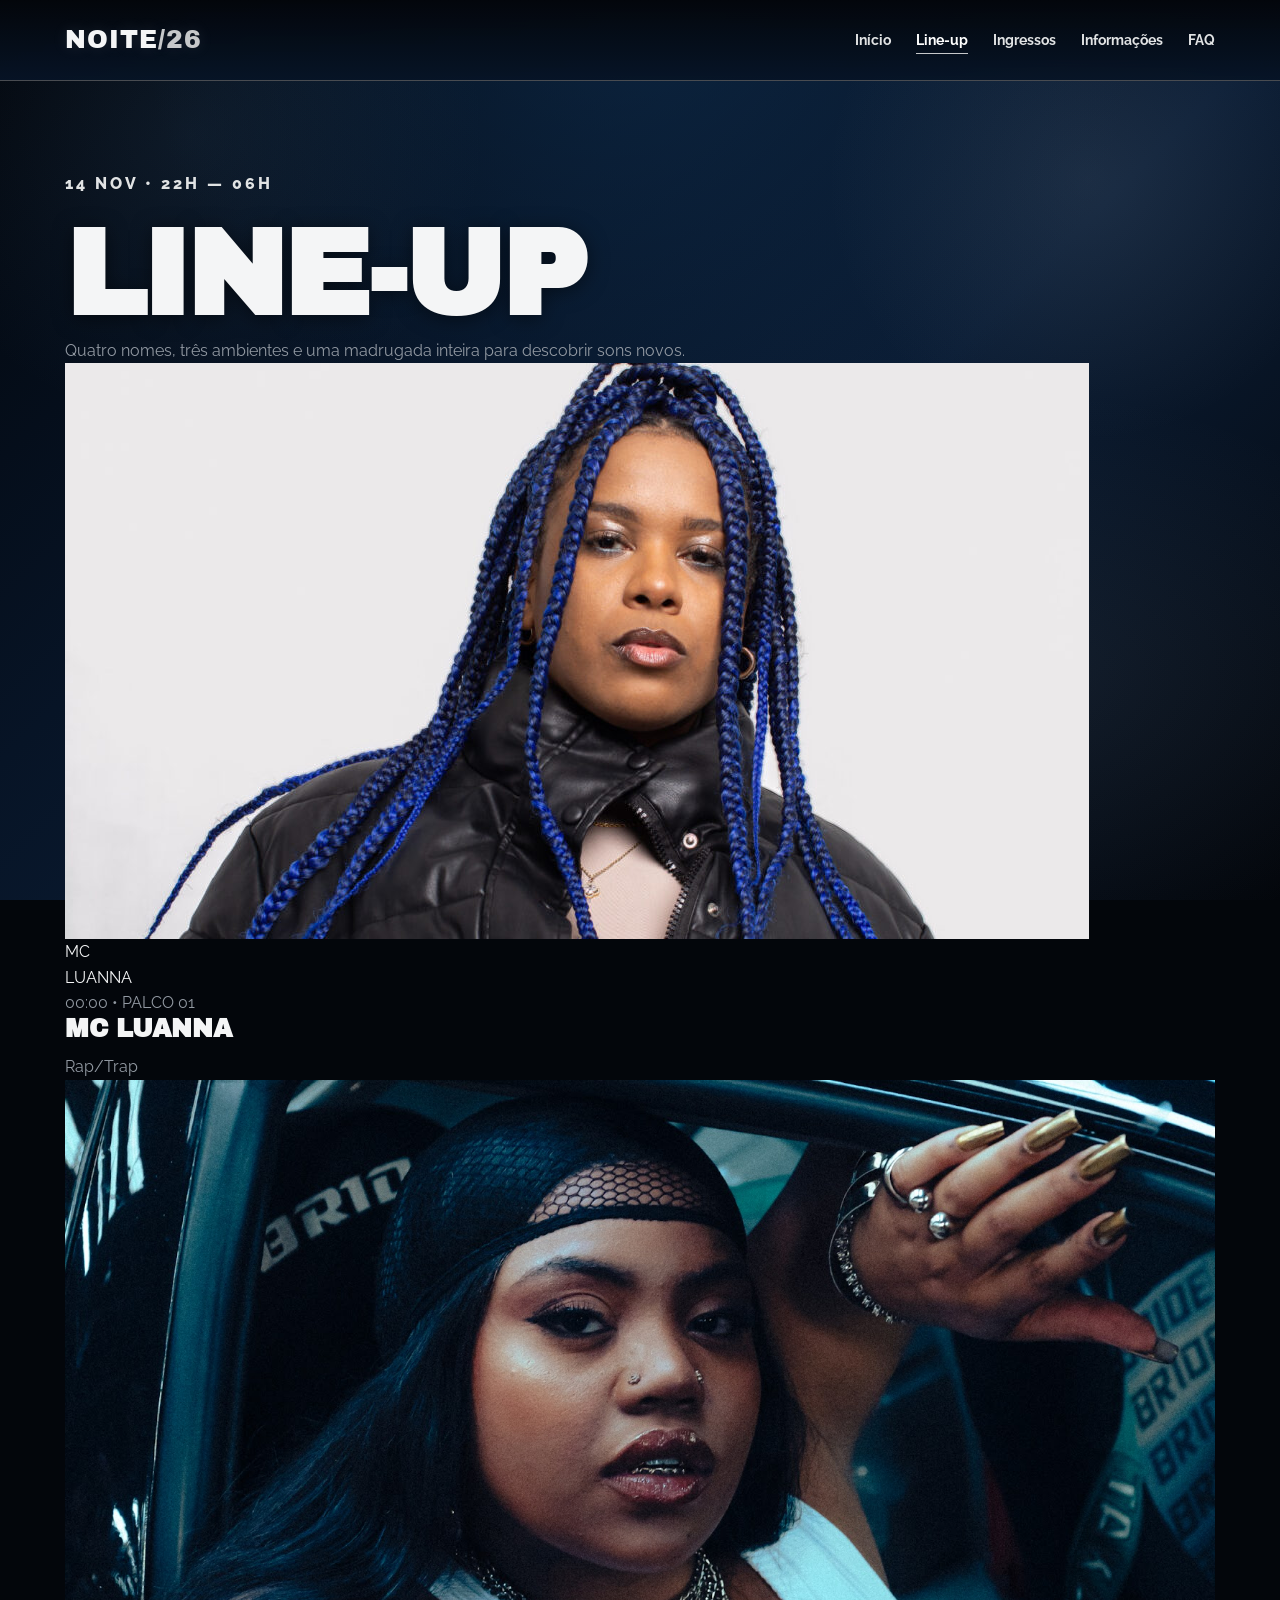
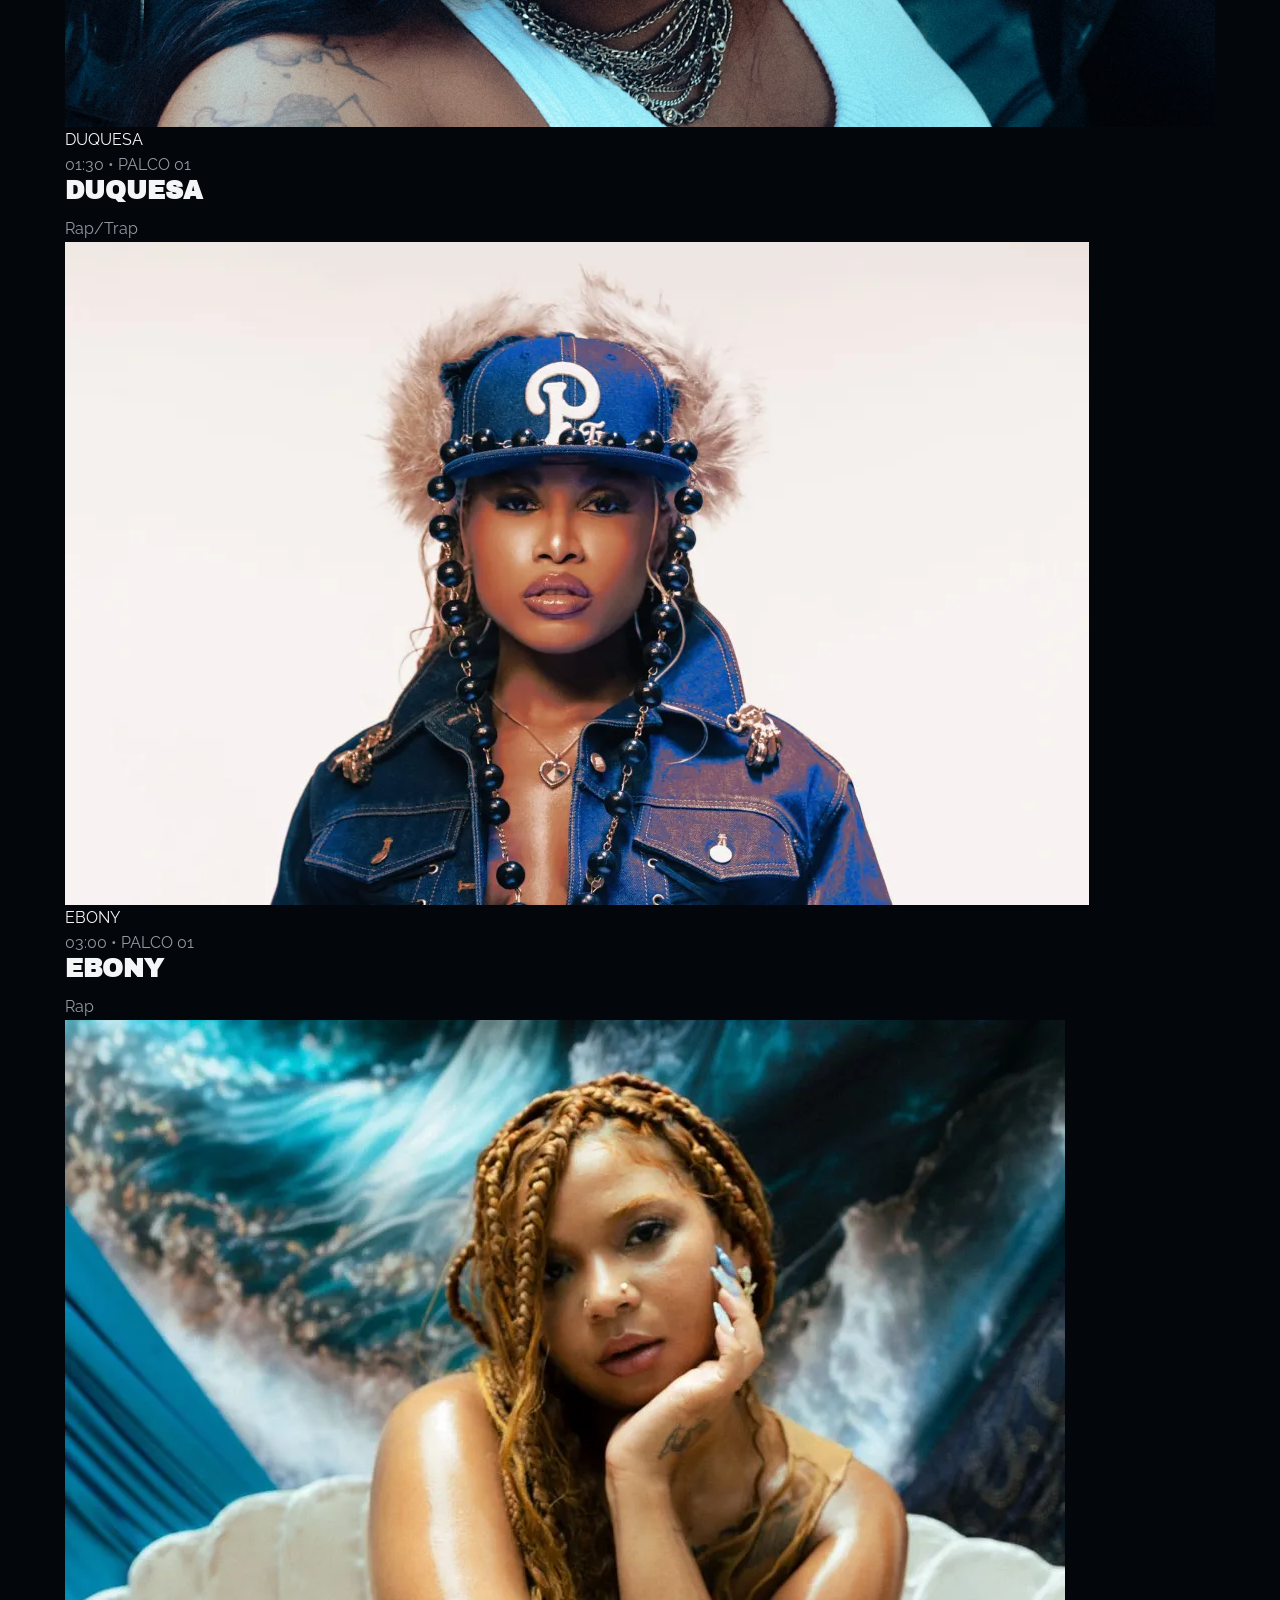
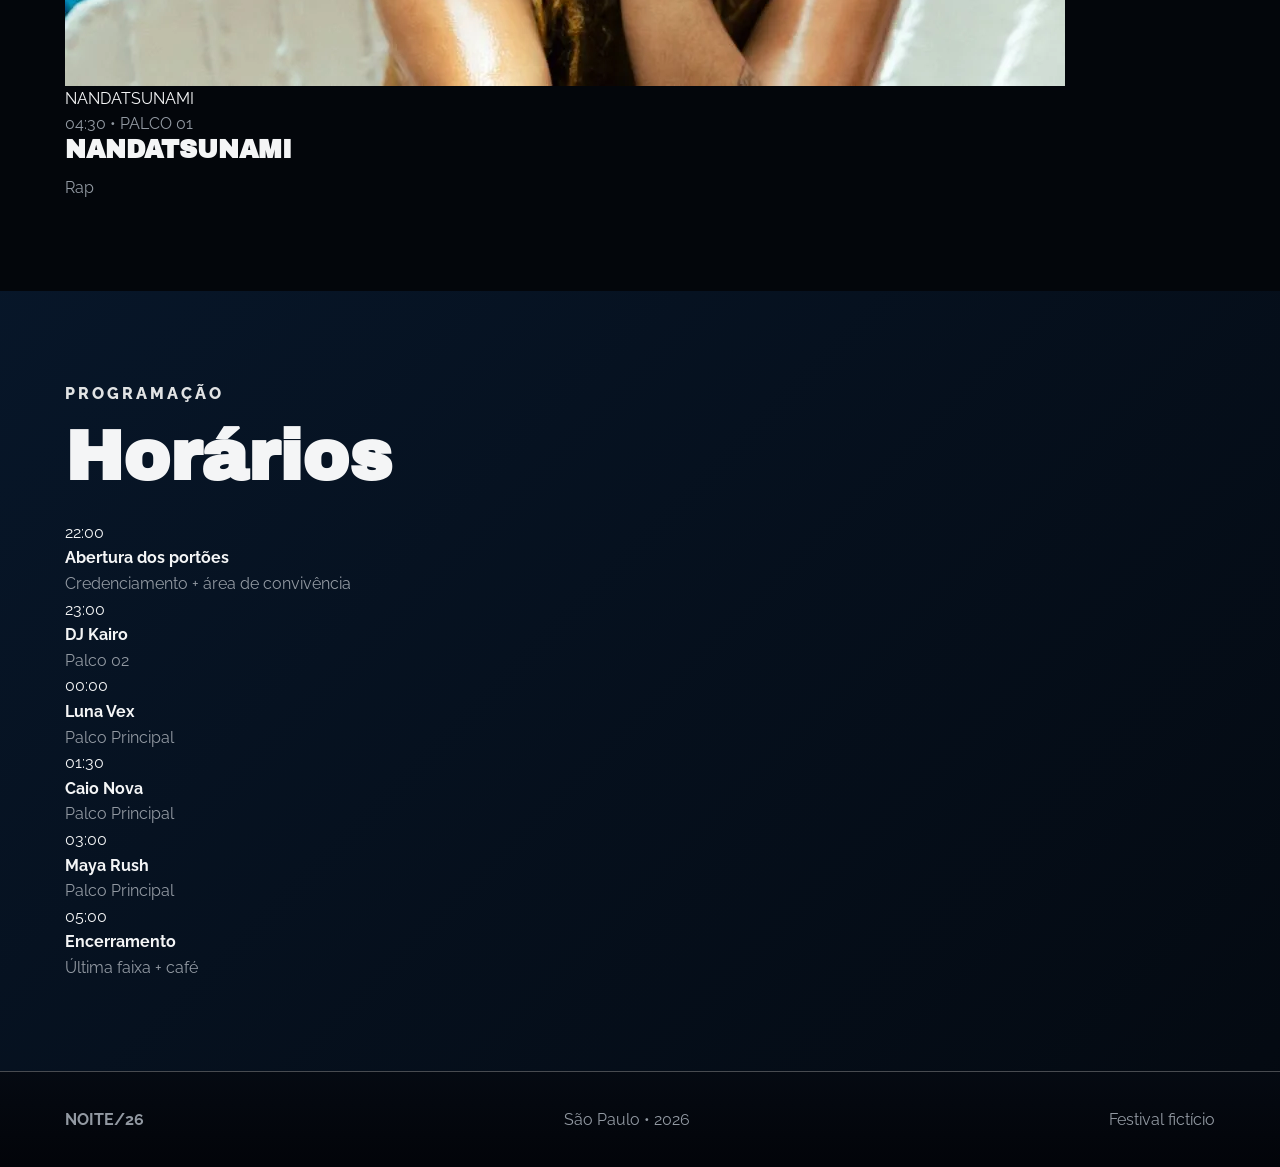
<file: coisas/lineup.html>
<!DOCTYPE html>
<html lang="pt-BR">

<head>
    <meta charset="UTF-8">
    <meta name="viewport" content="width=device-width, initial-scale=1.0">
    <link rel="stylesheet" href="../style.css">

    <title>Line-up — NOITE/26</title>
</head>

<body>

<header>
    <nav class="navbar">

        <a href="index.html" class="logo">
            NOITE<span>/26</span>
        </a>

        <ul class="menu">
            <li><a href="../index.html">Início</a></li>
            <li><a href="lineup.html" class="ativo">Line-up</a></li>
            <li><a href="../coisas/ingressos.html">Ingressos</a></li>
            <li><a href="../coisas/informacoes.html">Informações</a></li>
            <li><a href="../coisas/faq.html">FAQ</a></li>
        </ul>

    </nav>
</header>


<main>

<section>

    <div class="container">

        <p class="kicker">
            14 NOV • 22H — 06H
        </p>

        <h1>LINE-UP</h1>

        <p class="texto-destaque">
            Quatro nomes, três ambientes e uma madrugada
            inteira para descobrir sons novos.
        </p>


        <div class="artistas">

            <article class="artista">

                <div class="artista-imagem">
                    <img src="../img/capa-luanna-1024x576.jpg" alt="luana">
                    <span>MC<br>LUANNA</span>
                </div>

                <div class="artista-info">
                
                    <p>00:00 • PALCO 01</p>
                    <h3>MC LUANNA</h3>
                    <p>Rap/Trap</p>
                </div>

            </article>


            <article class="artista">

                <div class="artista-imagem">
                    <img src="../img/Duquesa-Foto-Divulgacao.jpg" alt="duquesa">
                    <span>DUQUESA</span>
                </div>

                <div class="artista-info">
                    <p>01:30 • PALCO 01</p>
                    <h3>DUQUESA</h3>
                    <p>Rap/Trap</p>
                </div>

            </article>


            <article class="artista">

                <div class="artista-imagem">
                    <img src="../img/foto-2-e1765909673802.webp" alt="ebony">
                    <span>EBONY</span>
                </div>

                <div class="artista-info">
                    <p>03:00 • PALCO 01</p>
                    <h3>EBONY</h3>
                    <p>Rap</p>
                </div>

            </article>


            <article class="artista">

                <div class="artista-imagem">
                    <img src="../img/thumb-7.webp" alt="nandatsunami">
                    <span>NANDATSUNAMI</span>
                </div>

                <div class="artista-info">
                    <p>04:30 • PALCO 01</p>
                    <h3>NANDATSUNAMI</h3>
                    <p>Rap</p>
                </div>

            </article>

        </div>

    </div>

</section>


<section>

    <div class="container">

        <p class="kicker">Programação</p>

        <h2>Horários</h2>

        <div class="programacao">

            <div class="horario">
                <div class="hora">22:00</div>
                <div>
                    <strong>Abertura dos portões</strong>
                    <p>Credenciamento + área de convivência</p>
                </div>
            </div>

            <div class="horario">
                <div class="hora">23:00</div>
                <div>
                    <strong>DJ Kairo</strong>
                    <p>Palco 02</p>
                </div>
            </div>

            <div class="horario">
                <div class="hora">00:00</div>
                <div>
                    <strong>Luna Vex</strong>
                    <p>Palco Principal</p>
                </div>
            </div>

            <div class="horario">
                <div class="hora">01:30</div>
                <div>
                    <strong>Caio Nova</strong>
                    <p>Palco Principal</p>
                </div>
            </div>

            <div class="horario">
                <div class="hora">03:00</div>
                <div>
                    <strong>Maya Rush</strong>
                    <p>Palco Principal</p>
                </div>
            </div>

            <div class="horario">
                <div class="hora">05:00</div>
                <div>
                    <strong>Encerramento</strong>
                    <p>Última faixa + café</p>
                </div>
            </div>

        </div>

    </div>

</section>

</main>


<footer>

    <div class="footer-conteudo">
        <strong>NOITE/26</strong>
        <span>São Paulo • 2026</span>
        <span>Festival fictício</span>
    </div>

</footer>

</body>
</html>
</file>
<file: style.css>
@import url('https://fonts.googleapis.com/css2?family=Archivo+Black&family=Raleway:wght@400;500;600;700;800&display=swap');


/* =====================================================
   PALETA DE CORES
===================================================== */

:root {

    --azul-noite: #071426;
    --azul-profundo: #0b1d35;
    --azul-petroleo: #102b48;
    --azul-reflexo: #173b61;
    --azul-claro: #28547d;

    --preto: #03060b;
    --preto-azulado: #060c15;

    --branco: #f4f5f6;
    --prata: #c6c8ca;
    --prata-clara: #e1e3e4;

    --cinza: #9299a2;
    --cinza-escuro: #565d66;

    --borda: rgba(210, 220, 230, 0.16);
    --borda-prata: rgba(220, 225, 230, 0.32);
}


/* =====================================================
   RESET
===================================================== */

* {
    margin: 0;
    padding: 0;
    box-sizing: border-box;
}


html {
    scroll-behavior: smooth;
}


body {

    color: var(--branco);

    font-family: 'Raleway', sans-serif;

    line-height: 1.6;

    background-color: var(--preto);

    background-image:

        radial-gradient(
            circle at 15% 15%,
            rgba(74, 116, 155, 0.14),
            transparent 22%
        ),

        radial-gradient(
            circle at 85% 20%,
            rgba(150, 165, 180, 0.12),
            transparent 20%
        ),

        radial-gradient(
            circle at 50% 0%,
            rgba(15, 48, 82, 0.55),
            transparent 45%
        ),

        radial-gradient(
            ellipse at 80% 75%,
            rgba(180, 190, 200, 0.07),
            transparent 30%
        ),

        linear-gradient(
            135deg,
            #02050a 0%,
            #071426 35%,
            #0b1d35 60%,
            #03060b 100%
        );

    background-attachment: fixed;

    overflow-x: hidden;
}


/* =====================================================
   GRANULAÇÃO
===================================================== */

body::before {

    content: "";

    position: fixed;

    inset: 0;

    pointer-events: none;

    z-index: 9999;

    opacity: .16;

    background-image:

        repeating-linear-gradient(
            0deg,
            rgba(255,255,255,.025) 0px,
            rgba(255,255,255,.025) 1px,
            transparent 1px,
            transparent 4px
        );

    mix-blend-mode: overlay;
}


a {
    color: inherit;
    text-decoration: none;
}


img {
    max-width: 100%;
    display: block;
}


/* =====================================================
   HEADER
===================================================== */

header {

    width: 100%;

    position: sticky;

    top: 0;

    z-index: 1000;

    background:

        linear-gradient(
            180deg,
            rgba(3, 6, 11, .98),
            rgba(7, 20, 38, .94)
        );

    border-bottom: 1px solid var(--borda-prata);

    backdrop-filter: blur(14px);
}


.navbar {

    max-width: 1200px;

    min-height: 80px;

    margin: auto;

    padding: 0 25px;

    display: flex;

    align-items: center;

    justify-content: space-between;

    gap: 30px;
}


.logo {

    font-family: 'Archivo Black', sans-serif;

    font-size: 25px;

    letter-spacing: 1px;

    color: var(--branco);

    text-shadow:
        0 0 15px rgba(200, 210, 220, .12);
}


.logo span {

    color: var(--prata);

}


.menu {

    display: flex;

    align-items: center;

    gap: 25px;

    list-style: none;
}


.menu a {

    font-size: 14px;

    font-weight: 700;

    color: var(--prata-clara);

    transition: .3s;
}


.menu a:hover,
.menu a.ativo {

    color: white;

}


.menu a.ativo {

    border-bottom: 1px solid var(--prata);

    padding-bottom: 5px;

}


/* =====================================================
   GERAL
===================================================== */

.container {

    width: min(1150px, 90%);

    margin: auto;

}


section {

    padding: 90px 0;

}


/*
   Segunda seção continua com o
   fundo azul original.
*/

section:nth-of-type(even) {

    background:

        linear-gradient(
            135deg,
            rgba(8, 25, 46, .85),
            rgba(4, 10, 18, .95)
        );

}


h1,
h2,
h3 {

    font-family: 'Archivo Black', sans-serif;

    line-height: 1.05;

    color: var(--branco);

}


h1 {

    font-size: clamp(55px, 10vw, 120px);

    letter-spacing: -3px;

    text-shadow:
        0 3px 20px rgba(0, 0, 0, .5);
}


h2 {

    font-size: clamp(38px, 6vw, 70px);

    margin-bottom: 25px;

}


h3 {

    font-size: 25px;

    margin-bottom: 12px;

}


p {

    color: var(--cinza);

}


.kicker {

    color: var(--prata-clara);

    text-transform: uppercase;

    font-weight: 800;

    letter-spacing: 3px;

    margin-bottom: 15px;

}


/* =====================================================
   BOTÕES
===================================================== */

.btn {

    display: inline-block;

    padding: 14px 25px;

    border: 1px solid var(--prata-clara);

    text-transform: uppercase;

    font-weight: 800;

    letter-spacing: .5px;

    transition: .3s;

    background:

        linear-gradient(
            135deg,
            rgba(255,255,255,.04),
            rgba(180,190,200,.08)
        );

}


.btn:hover {

    background: var(--prata-clara);

    color: var(--preto);

    box-shadow:
        0 0 25px rgba(200, 210, 220, .15);

}


.btn-branco {

    background:

        linear-gradient(
            135deg,
            #f0f1f2,
            #bfc3c7
        );

    color: #05070b;

    border-color: #f4f5f6;

}


/* =====================================================
   HERO / PRIMEIRA PARTE DO INDEX
===================================================== */

.hero {

    min-height: calc(100vh - 80px);

    display: flex;

    align-items: flex-end;

    position: relative;

    overflow: hidden;


    /*
       =================================================
       IMAGEM DE FUNDO
       =================================================

       Coloque a imagem dentro de:

       img/fundo-index.jpg

       Se o nome for diferente, altere aqui.
    */

    background-image:

        /*
           CAMADA LEVE PARA MELHORAR A LEITURA
           DO TEXTO SEM ESCONDER A IMAGEM
        */

        linear-gradient(
            90deg,
            rgba(2, 5, 10, 0.38),
            rgba(2, 5, 10, 0.18),
            rgba(2, 5, 10, 0.08)
        ),

        url("./img/WhatsApp\ Image\ 2026-09-28\ at\ 09.16.40.jpeg");


    /*
       Faz a imagem ocupar toda a área do hero.
    */

    background-size: cover;


    /*
       Centraliza a imagem.
    */

    background-position: center center;


    background-repeat: no-repeat;

}


/* =====================================================
   CAMADA DE ILUMINAÇÃO DO HERO
===================================================== */

.hero::before {

    content: "";

    position: absolute;

    inset: 0;

    /*
       Apenas um pequeno escurecimento
       no lado esquerdo para o texto.
    */

    background:

        linear-gradient(
            90deg,
            rgba(2, 5, 10, 0.25),
            rgba(2, 5, 10, 0.08) 55%,
            transparent 80%
        );

    pointer-events: none;

}


/* =====================================================
   TEXTURA DO HERO
===================================================== */

.hero::after {

    content: "";

    position: absolute;

    inset: 0;

    background:

        repeating-linear-gradient(
            135deg,
            transparent 0px,
            transparent 90px,
            rgba(190,200,210,.025) 91px,
            transparent 93px
        );

    pointer-events: none;

}


/* =====================================================
   CONTEÚDO DO HERO
===================================================== */

.hero-conteudo {

    width: min(1150px, 90%);

    margin: auto;

    padding: 100px 0 80px;

    position: relative;

    z-index: 2;

}


.hero h1 {

    margin-bottom: 25px;

}


.hero h1 span {

    color: var(--prata);

    text-shadow:
        0 0 30px rgba(190,200,210,.12);

}


.hero-descricao {

    max-width: 680px;

    font-size: 21px;

    color: var(--prata);

    /*
       Pequena sombra para continuar legível
       sobre a fotografia.
    */

    text-shadow:
        0 2px 10px rgba(0,0,0,.7);

}


.informacoes-hero {

    display: flex;

    gap: 12px;

    flex-wrap: wrap;

    margin: 30px 0;

}


.tag {

    border: 1px solid var(--borda-prata);

    padding: 8px 14px;

    color: var(--prata-clara);

    background:
        rgba(7,20,38,.55);

    backdrop-filter: blur(5px);

}


/* =====================================================
   CARDS
===================================================== */

.cards {

    display: grid;

    grid-template-columns: repeat(3, 1fr);

    gap: 25px;

}


.card {

    position: relative;

    overflow: hidden;

    border: 1px solid var(--borda);

    background:

        linear-gradient(
            145deg,
            rgba(16,43,72,.75),
            rgba(3,7,13,.92)
        );

    padding: 30px;

    transition: .3s;

}


.card::before {

    content: "";

    position: absolute;

    width: 180px;

    height: 180px;

    top: -100px;

    right: -80px;

    border-radius: 50%;

    background:

        radial-gradient(
            circle,
            rgba(210,220,230,.13),
            transparent 70%
        );

}


.card:hover {

    transform: translateY(-5px);

    border-color: var(--borda-prata);

    box-shadow:
        0 15px 50px rgba(0,0,0,.3);

}


.numero {

    color: var(--prata-clara);

    font-weight: 800;

    letter-spacing: 2px;

    margin-bottom: 20px;

}


/* =====================================================
   FOOTER
===================================================== */

footer {

    border-top: 1px solid var(--borda-prata);

    padding: 35px 0;

    color: var(--cinza);

    background:

        linear-gradient(
            180deg,
            #050a12,
            #020409
        );

}


.footer-conteudo {

    width: min(1150px, 90%);

    margin: auto;

    display: flex;

    justify-content: space-between;

    gap: 20px;

    flex-wrap: wrap;

}


/* =====================================================
   RESPONSIVO — TABLET
===================================================== */

@media (max-width: 900px) {

    .navbar {

        flex-direction: column;

        padding: 20px;

    }


    .menu {

        justify-content: center;

        gap: 14px;

        flex-wrap: wrap;

    }


    .cards {

        grid-template-columns: 1fr 1fr;

    }


    /*
       No tablet, mantém a imagem bem visível.
    */

    .hero {

        background-position: center center;

    }

}


/* =====================================================
   RESPONSIVO — CELULAR
===================================================== */

@media (max-width: 600px) {

    section {

        padding: 65px 0;

    }


    .cards {

        grid-template-columns: 1fr;

    }


    .menu {

        gap: 10px;

    }


    .menu a {

        font-size: 12px;

    }


    .hero {

        min-height: 90vh;

        /*
           No celular, posicionamos um pouco
           mais para a direita para preservar
           melhor as pessoas da fotografia.
        */

        background-position: 62% center;

    }


    .hero-conteudo {

        padding-bottom: 50px;

    }


    h1 {

        font-size: 55px;

    }


    .hero-descricao {

        font-size: 18px;

    }


    .footer-conteudo {

        flex-direction: column;

    }

}
</file>
<file: CSS/faq.css>
@import url('https://fonts.googleapis.com/css2?family=Archivo+Black&family=Raleway:wght@400;500;600;700;800&family=Roboto:wght@400;500;700&display=swap');

:root {
    --azul-noite: #071426;
    --azul-profundo: #0b1d35;
    --azul-petroleo: #102b48;
    --preto: #03060b;
    --preto-azulado: #060c15;

    --branco: #f4f5f6;
    --prata: #c6c8ca;
    --prata-clara: #e1e3e4;

    --cinza: #9299a2;
    --borda: rgba(210, 220, 230, 0.16);
    --borda-prata: rgba(220, 225, 230, 0.32);
}

* {
    margin: 0;
    padding: 0;
    box-sizing: border-box;
}

html {
    scroll-behavior: smooth;
}

body {
    color: var(--branco);
    font-family: 'Raleway', sans-serif;
    line-height: 1.6;
    background-color: var(--preto);

    background-image:
        radial-gradient(circle at 15% 15%, rgba(74,116,155,.14), transparent 22%),
        radial-gradient(circle at 85% 20%, rgba(150,165,180,.12), transparent 20%),
        radial-gradient(circle at 50% 0%, rgba(15,48,82,.55), transparent 45%),
        radial-gradient(ellipse at 80% 75%, rgba(180,190,200,.07), transparent 30%),
        linear-gradient(135deg,#02050a 0%,#071426 35%,#0b1d35 60%,#03060b 100%);

    background-attachment: fixed;
    overflow-x: hidden;
}

body::before {
    content: "";
    position: fixed;
    inset: 0;
    pointer-events: none;
    z-index: 9999;
    opacity: .16;

    background-image:
        repeating-linear-gradient(
            0deg,
            rgba(255,255,255,.025) 0px,
            rgba(255,255,255,.025) 1px,
            transparent 1px,
            transparent 4px
        );

    mix-blend-mode: overlay;
}

a {
    color: inherit;
    text-decoration: none;
}

header {
    width: 100%;
    position: sticky;
    top: 0;
    z-index: 1000;

    background:
        linear-gradient(
            180deg,
            rgba(3,6,11,.98),
            rgba(7,20,38,.94)
        );

    border-bottom: 1px solid var(--borda-prata);
    backdrop-filter: blur(14px);
}

.navbar {
    max-width: 1200px;
    min-height: 80px;
    margin: auto;
    padding: 0 25px;

    display: flex;
    align-items: center;
    justify-content: space-between;
    gap: 30px;
}

.logo {
    font-family: 'Archivo Black', sans-serif;
    font-size: 25px;
    letter-spacing: 1px;
}

.logo span {
    color: var(--prata);
}

.menu {
    display: flex;
    align-items: center;
    gap: 25px;
    list-style: none;
}

.menu a {
    font-size: 14px;
    font-weight: 700;
    color: var(--prata-clara);
    transition: .3s;
}

.menu a:hover,
.menu a.ativo {
    color: white;
}

.menu a.ativo {
    border-bottom: 1px solid var(--prata);
    padding-bottom: 5px;
}

.container {
    width: min(1150px, 90%);
    margin: auto;
}

section {
    padding: 90px 0;
}

section:nth-of-type(even) {
    background:
        linear-gradient(
            135deg,
            rgba(8,25,46,.85),
            rgba(4,10,18,.95)
        );
}

h1,
h2,
h3 {
    font-family: 'Archivo Black', sans-serif;
    line-height: 1.05;
    color: var(--branco);
}

h1 {
    font-size: clamp(55px,10vw,120px);
    letter-spacing: -3px;
}

h2 {
    font-size: clamp(38px,6vw,70px);
    margin-bottom: 25px;
}

h3 {
    font-size: 25px;
    margin-bottom: 12px;
}

p {
    color: var(--cinza);
}

.kicker {
    color: var(--prata-clara);
    text-transform: uppercase;
    font-weight: 800;
    letter-spacing: 3px;
    margin-bottom: 15px;
}

.texto-destaque {
    font-size: 20px;
    max-width: 700px;
    color: var(--prata);
}

/* FAQ */

.faq {
    max-width: 900px;
    margin: 50px auto 0;
}

details {
    border-top: 1px solid var(--borda);
    padding: 25px 0;
}

details:last-child {
    border-bottom: 1px solid var(--borda);
}

summary {
    cursor: pointer;
    font-size: 19px;
    font-weight: 800;
    color: var(--prata-clara);
}

details p {
    padding-top: 15px;
}

/* FORMULÁRIO */

.formulario {
    max-width: 650px;
    margin-top: 40px;
}

.campo {
    margin-bottom: 20px;
}

.campo label {
    display: block;
    margin-bottom: 8px;
    font-weight: 700;
    color: var(--prata-clara);
}

.campo input,
.campo textarea {
    width: 100%;
    padding: 15px;

    background:
        linear-gradient(
            135deg,
            #081426,
            #050910
        );

    color: white;
    border: 1px solid var(--borda);
    outline: none;
    font-family: 'Raleway';
}

.campo input:focus,
.campo textarea:focus {
    border-color: var(--prata);

    box-shadow:
        0 0 20px rgba(180,190,200,.08);
}

.campo textarea {
    min-height: 150px;
    resize: vertical;
}

/* BOTÃO */

.btn {
    display: inline-block;
    padding: 14px 25px;

    border: 1px solid var(--prata-clara);
    text-transform: uppercase;
    font-weight: 800;
    letter-spacing: .5px;

    transition: .3s;

    background:
        linear-gradient(
            135deg,
            rgba(255,255,255,.04),
            rgba(180,190,200,.08)
        );
}

.btn:hover {
    background: var(--prata-clara);
    color: var(--preto);
}

.btn-branco {
    background:
        linear-gradient(
            135deg,
            #f0f1f2,
            #bfc3c7
        );

    color: #05070b;
    border-color: #f4f5f6;
}

/* AVISO */

.aviso {
    border-left: 3px solid var(--prata-clara);
    padding: 20px;
    margin: 25px 0;

    background:
        linear-gradient(
            135deg,
            rgba(180,190,200,.08),
            rgba(20,45,70,.15)
        );
}

/* FOOTER */

footer {
    border-top: 1px solid var(--borda-prata);
    padding: 35px 0;

    color: var(--cinza);

    background:
        linear-gradient(
            180deg,
            #050a12,
            #020409
        );
}

.footer-conteudo {
    width: min(1150px, 90%);
    margin: auto;

    display: flex;
    justify-content: space-between;
    gap: 20px;
    flex-wrap: wrap;
}

@media (max-width: 900px) {

    .navbar {
        flex-direction: column;
        padding: 20px;
    }

    .menu {
        justify-content: center;
        gap: 14px;
        flex-wrap: wrap;
    }
}

@media (max-width: 600px) {

    section {
        padding: 65px 0;
    }

    .menu {
        gap: 10px;
    }

    .menu a {
        font-size: 12px;
    }

    h1 {
        font-size: 55px;
    }

    .footer-conteudo {
        flex-direction: column;
    }
}
</file>
<file: CSS/informacoe.css>
@import url('https://fonts.googleapis.com/css2?family=Archivo+Black&family=Raleway:wght@400;500;600;700;800&family=Roboto:wght@400;500;700&display=swap');

:root {
    --azul-noite: #071426;
    --azul-profundo: #0b1d35;
    --azul-petroleo: #102b48;
    --preto: #03060b;
    --preto-azulado: #060c15;

    --branco: #f4f5f6;
    --prata: #c6c8ca;
    --prata-clara: #e1e3e4;

    --cinza: #9299a2;
    --borda: rgba(210,220,230,.16);
    --borda-prata: rgba(220,225,230,.32);
}

* {
    margin: 0;
    padding: 0;
    box-sizing: border-box;
}

html {
    scroll-behavior: smooth;
}

body {
    color: var(--branco);
    font-family: 'Raleway', sans-serif;
    line-height: 1.6;
    background-color: var(--preto);

    background-image:
        radial-gradient(circle at 15% 15%,rgba(74,116,155,.14),transparent 22%),
        radial-gradient(circle at 85% 20%,rgba(150,165,180,.12),transparent 20%),
        radial-gradient(circle at 50% 0%,rgba(15,48,82,.55),transparent 45%),
        radial-gradient(ellipse at 80% 75%,rgba(180,190,200,.07),transparent 30%),
        linear-gradient(135deg,#02050a 0%,#071426 35%,#0b1d35 60%,#03060b 100%);

    background-attachment: fixed;
    overflow-x: hidden;
}

body::before {
    content: "";
    position: fixed;
    inset: 0;
    pointer-events: none;
    z-index: 9999;
    opacity: .16;

    background-image:
        repeating-linear-gradient(
            0deg,
            rgba(255,255,255,.025) 0px,
            rgba(255,255,255,.025) 1px,
            transparent 1px,
            transparent 4px
        );

    mix-blend-mode: overlay;
}

a {
    color: inherit;
    text-decoration: none;
}

header {
    width: 100%;
    position: sticky;
    top: 0;
    z-index: 1000;

    background:
        linear-gradient(
            180deg,
            rgba(3,6,11,.98),
            rgba(7,20,38,.94)
        );

    border-bottom: 1px solid var(--borda-prata);
    backdrop-filter: blur(14px);
}

.navbar {
    max-width: 1200px;
    min-height: 80px;
    margin: auto;
    padding: 0 25px;

    display: flex;
    align-items: center;
    justify-content: space-between;
    gap: 30px;
}

.logo {
    font-family: 'Archivo Black', sans-serif;
    font-size: 25px;
    letter-spacing: 1px;
}

.logo span {
    color: var(--prata);
}

.menu {
    display: flex;
    align-items: center;
    gap: 25px;
    list-style: none;
}

.menu a {
    font-size: 14px;
    font-weight: 700;
    color: var(--prata-clara);
    transition: .3s;
}

.menu a:hover,
.menu a.ativo {
    color: white;
}

.menu a.ativo {
    border-bottom: 1px solid var(--prata);
    padding-bottom: 5px;
}

.container {
    width: min(1150px,90%);
    margin: auto;
}

section {
    padding: 90px 0;
}

section:nth-of-type(even) {
    background:
        linear-gradient(
            135deg,
            rgba(8,25,46,.85),
            rgba(4,10,18,.95)
        );
}

h1,
h2,
h3 {
    font-family: 'Archivo Black',sans-serif;
    line-height: 1.05;
    color: var(--branco);
}

h1 {
    font-size: clamp(55px,10vw,120px);
    letter-spacing: -3px;
}

h2 {
    font-size: clamp(38px,6vw,70px);
    margin-bottom: 25px;
}

h3 {
    font-size: 25px;
    margin-bottom: 12px;
}

p {
    color: var(--cinza);
}

.kicker {
    color: var(--prata-clara);
    text-transform: uppercase;
    font-weight: 800;
    letter-spacing: 3px;
    margin-bottom: 15px;
}

.texto-destaque {
    font-size: 20px;
    max-width: 700px;
    color: var(--prata);
}

/* INFORMAÇÕES */

.info-grid {
    display: grid;
    grid-template-columns: 1fr 1fr;
    gap: 60px;
    align-items: center;
}

.mapa {
    min-height: 400px;

    border: 1px solid var(--borda-prata);

    display: flex;
    align-items: center;
    justify-content: center;

    position: relative;
    overflow: hidden;

    background:
        linear-gradient(
            90deg,
            transparent 48%,
            rgba(190,200,210,.12) 49%,
            rgba(190,200,210,.12) 51%,
            transparent 52%
        ),

        linear-gradient(
            0deg,
            transparent 48%,
            rgba(190,200,210,.12) 49%,
            rgba(190,200,210,.12) 51%,
            transparent 52%
        ),

        #081a2f;

    background-size: 80px 80px;
}

.mapa::after {
    content: "";
    position: absolute;
    inset: 0;

    background:
        radial-gradient(
            circle at center,
            rgba(220,225,230,.15),
            transparent 25%
        );
}

.mapa span {
    position: relative;
    z-index: 2;

    border: 1px solid var(--prata-clara);
    padding: 15px 25px;

    font-weight: 800;
    background: rgba(3,6,11,.8);
}

.lista {
    list-style: none;
    margin-top: 25px;
}

.lista li {
    padding: 15px 0;
    border-bottom: 1px solid var(--borda);
    color: var(--cinza);
}

.aviso {
    border-left: 3px solid var(--prata-clara);
    padding: 20px;
    margin: 25px 0;

    background:
        linear-gradient(
            135deg,
            rgba(180,190,200,.08),
            rgba(20,45,70,.15)
        );
}

/* CARDS */

.cards {
    display: grid;
    grid-template-columns: repeat(3,1fr);
    gap: 25px;
}

.card {
    position: relative;
    overflow: hidden;

    border: 1px solid var(--borda);

    background:
        linear-gradient(
            145deg,
            rgba(16,43,72,.75),
            rgba(3,7,13,.92)
        );

    padding: 30px;
    transition: .3s;
}

.card:hover {
    transform: translateY(-5px);
    border-color: var(--borda-prata);
}

.card::before {
    content: "";
    position: absolute;

    width: 180px;
    height: 180px;

    top: -100px;
    right: -80px;

    border-radius: 50%;

    background:
        radial-gradient(
            circle,
            rgba(210,220,230,.13),
            transparent 70%
        );
}

/* FOOTER */

footer {
    border-top: 1px solid var(--borda-prata);
    padding: 35px 0;
    color: var(--cinza);

    background:
        linear-gradient(
            180deg,
            #050a12,
            #020409
        );
}

.footer-conteudo {
    width: min(1150px,90%);
    margin: auto;

    display: flex;
    justify-content: space-between;
    gap: 20px;
    flex-wrap: wrap;
}

@media (max-width:900px) {

    .navbar {
        flex-direction: column;
        padding: 20px;
    }

    .menu {
        justify-content: center;
        gap: 14px;
        flex-wrap: wrap;
    }

    .info-grid,
    .cards {
        grid-template-columns: 1fr 1fr;
    }
}

@media (max-width:600px) {

    section {
        padding: 65px 0;
    }

    .info-grid,
    .cards {
        grid-template-columns: 1fr;
    }

    .menu {
        gap: 10px;
    }

    .menu a {
        font-size: 12px;
    }

    h1 {
        font-size: 55px;
    }

    .footer-conteudo {
        flex-direction: column;
    }
}
</file>
<file: CSS/ingresso.css>
@import url('https://fonts.googleapis.com/css2?family=Archivo+Black&family=Raleway:wght@400;500;600;700;800&family=Roboto:wght@400;500;700&display=swap');

:root {
    --azul-noite:#071426;
    --azul-profundo:#0b1d35;
    --azul-petroleo:#102b48;
    --preto:#03060b;
    --preto-azulado:#060c15;
    --branco:#f4f5f6;
    --prata:#c6c8ca;
    --prata-clara:#e1e3e4;
    --cinza:#9299a2;
    --borda:rgba(210,220,230,.16);
    --borda-prata:rgba(220,225,230,.32);
}

* {
    margin:0;
    padding:0;
    box-sizing:border-box;
}

html {
    scroll-behavior:smooth;
}

body {
    color:var(--branco);
    font-family:'Raleway',sans-serif;
    line-height:1.6;
    background-color:var(--preto);

    background-image:
        radial-gradient(circle at 15% 15%,rgba(74,116,155,.14),transparent 22%),
        radial-gradient(circle at 85% 20%,rgba(150,165,180,.12),transparent 20%),
        radial-gradient(circle at 50% 0%,rgba(15,48,82,.55),transparent 45%),
        radial-gradient(ellipse at 80% 75%,rgba(180,190,200,.07),transparent 30%),
        linear-gradient(135deg,#02050a 0%,#071426 35%,#0b1d35 60%,#03060b 100%);

    background-attachment:fixed;
    overflow-x:hidden;
}

body::before {
    content:"";
    position:fixed;
    inset:0;
    pointer-events:none;
    z-index:9999;
    opacity:.16;

    background-image:
        repeating-linear-gradient(
            0deg,
            rgba(255,255,255,.025) 0px,
            rgba(255,255,255,.025) 1px,
            transparent 1px,
            transparent 4px
        );

    mix-blend-mode:overlay;
}

a {
    color:inherit;
    text-decoration:none;
}

header {
    width:100%;
    position:sticky;
    top:0;
    z-index:1000;

    background:
        linear-gradient(
            180deg,
            rgba(3,6,11,.98),
            rgba(7,20,38,.94)
        );

    border-bottom:1px solid var(--borda-prata);
    backdrop-filter:blur(14px);
}

.navbar {
    max-width:1200px;
    min-height:80px;
    margin:auto;
    padding:0 25px;

    display:flex;
    align-items:center;
    justify-content:space-between;
    gap:30px;
}

.logo {
    font-family:'Archivo Black',sans-serif;
    font-size:25px;
    letter-spacing:1px;
}

.logo span {
    color:var(--prata);
}

.menu {
    display:flex;
    align-items:center;
    gap:25px;
    list-style:none;
}

.menu a {
    font-size:14px;
    font-weight:700;
    color:var(--prata-clara);
    transition:.3s;
}

.menu a:hover,
.menu a.ativo {
    color:white;
}

.menu a.ativo {
    border-bottom:1px solid var(--prata);
    padding-bottom:5px;
}

.container {
    width:min(1150px,90%);
    margin:auto;
}

section {
    padding:90px 0;
}

section:nth-of-type(even) {
    background:
        linear-gradient(
            135deg,
            rgba(8,25,46,.85),
            rgba(4,10,18,.95)
        );
}

h1,
h2,
h3 {
    font-family:'Archivo Black',sans-serif;
    line-height:1.05;
    color:var(--branco);
}

h1 {
    font-size:clamp(55px,10vw,120px);
    letter-spacing:-3px;
}

h2 {
    font-size:clamp(38px,6vw,70px);
    margin-bottom:25px;
}

h3 {
    font-size:25px;
    margin-bottom:12px;
}

p {
    color:var(--cinza);
}

.kicker {
    color:var(--prata-clara);
    text-transform:uppercase;
    font-weight:800;
    letter-spacing:3px;
    margin-bottom:15px;
}

.texto-destaque {
    font-size:20px;
    max-width:700px;
    color:var(--prata);
}

/* INGRESSOS */

.ingressos {
    display:grid;
    grid-template-columns:repeat(3,1fr);
    gap:25px;
}

.ingresso {
    border:1px solid var(--borda);
    padding:35px;

    background:
        linear-gradient(
            145deg,
            rgba(12,35,59,.75),
            rgba(3,7,12,.95)
        );
}

.ingresso-destaque {
    background:
        linear-gradient(
            145deg,
            #102f50,
            #071426
        );

    border-color:var(--prata);

    box-shadow:
        inset 0 0 50px rgba(190,200,210,.05);
}

.preco {
    font-family:'Archivo Black';
    font-size:38px;
    margin:25px 0;
    color:var(--prata-clara);
}

.btn {
    display:inline-block;
    padding:14px 25px;

    border:1px solid var(--prata-clara);
    text-transform:uppercase;
    font-weight:800;
    letter-spacing:.5px;

    transition:.3s;

    background:
        linear-gradient(
            135deg,
            rgba(255,255,255,.04),
            rgba(180,190,200,.08)
        );
}

.btn:hover {
    background:var(--prata-clara);
    color:var(--preto);

    box-shadow:
        0 0 25px rgba(200,210,220,.15);
}

.btn-branco {
    background:
        linear-gradient(
            135deg,
            #f0f1f2,
            #bfc3c7
        );

    color:#05070b;
    border-color:#f4f5f6;
}

.aviso {
    border-left:3px solid var(--prata-clara);
    padding:20px;
    margin:25px 0;

    background:
        linear-gradient(
            135deg,
            rgba(180,190,200,.08),
            rgba(20,45,70,.15)
        );
}

.lista {
    list-style:none;
    margin-top:25px;
}

.lista li {
    padding:15px 0;
    border-bottom:1px solid var(--borda);
    color:var(--cinza);
}

/* FOOTER */

footer {
    border-top:1px solid var(--borda-prata);
    padding:35px 0;
    color:var(--cinza);

    background:
        linear-gradient(
            180deg,
            #050a12,
            #020409
        );
}

.footer-conteudo {
    width:min(1150px,90%);
    margin:auto;

    display:flex;
    justify-content:space-between;
    gap:20px;
    flex-wrap:wrap;
}

@media (max-width:900px) {

    .navbar {
        flex-direction:column;
        padding:20px;
    }

    .menu {
        justify-content:center;
        gap:14px;
        flex-wrap:wrap;
    }

    .ingressos {
        grid-template-columns:1fr 1fr;
    }
}

@media (max-width:600px) {

    section {
        padding:65px 0;
    }

    .ingressos {
        grid-template-columns:1fr;
    }

    .menu {
        gap:10px;
    }

    .menu a {
        font-size:12px;
    }

    h1 {
        font-size:55px;
    }

    .footer-conteudo {
        flex-direction:column;
    }
}
</file>
<file: CSS/lineup.css>
@import url('https://fonts.googleapis.com/css2?family=Archivo+Black&family=Raleway:wght@400;500;600;700;800&family=Roboto:wght@400;500;700&display=swap');

:root {
    --azul-noite:#071426;
    --azul-profundo:#0b1d35;
    --azul-petroleo:#102b48;
    --preto:#03060b;
    --preto-azulado:#060c15;

    --branco:#f4f5f6;
    --prata:#c6c8ca;
    --prata-clara:#e1e3e4;

    --cinza:#9299a2;

    --borda:rgba(210,220,230,.16);
    --borda-prata:rgba(220,225,230,.32);
}

* {
    margin:0;
    padding:0;
    box-sizing:border-box;
}

html {
    scroll-behavior:smooth;
}

body {
    color:var(--branco);
    font-family:'Raleway',sans-serif;
    line-height:1.6;
    background-color:var(--preto);

    background-image:
        radial-gradient(circle at 15% 15%,rgba(74,116,155,.14),transparent 22%),
        radial-gradient(circle at 85% 20%,rgba(150,165,180,.12),transparent 20%),
        radial-gradient(circle at 50% 0%,rgba(15,48,82,.55),transparent 45%),
        radial-gradient(ellipse at 80% 75%,rgba(180,190,200,.07),transparent 30%),
        linear-gradient(135deg,#02050a 0%,#071426 35%,#0b1d35 60%,#03060b 100%);

    background-attachment:fixed;
    overflow-x:hidden;
}

body::before {
    content:"";
    position:fixed;
    inset:0;
    pointer-events:none;
    z-index:9999;
    opacity:.16;

    background-image:
        repeating-linear-gradient(
            0deg,
            rgba(255,255,255,.025) 0px,
            rgba(255,255,255,.025) 1px,
            transparent 1px,
            transparent 4px
        );

    mix-blend-mode:overlay;
}

a {
    color:inherit;
    text-decoration:none;
}

img {
    max-width:100%;
    display:block;
}

/* HEADER */

header {
    width:100%;
    position:sticky;
    top:0;
    z-index:1000;

    background:
        linear-gradient(
            180deg,
            rgba(3,6,11,.98),
            rgba(7,20,38,.94)
        );

    border-bottom:1px solid var(--borda-prata);
    backdrop-filter:blur(14px);
}

.navbar {
    max-width:1200px;
    min-height:80px;
    margin:auto;
    padding:0 25px;

    display:flex;
    align-items:center;
    justify-content:space-between;
    gap:30px;
}

.logo {
    font-family:'Archivo Black',sans-serif;
    font-size:25px;
    letter-spacing:1px;
}

.logo span {
    color:var(--prata);
}

.menu {
    display:flex;
    align-items:center;
    gap:25px;
    list-style:none;
}

.menu a {
    font-size:14px;
    font-weight:700;
    color:var(--prata-clara);
    transition:.3s;
}

.menu a:hover,
.menu a.ativo {
    color:white;
}

.menu a.ativo {
    border-bottom:1px solid var(--prata);
    padding-bottom:5px;
}

/* GERAL */

.container {
    width:min(1150px,90%);
    margin:auto;
}

section {
    padding:90px 0;
}

section:nth-of-type(even) {
    background:
        linear-gradient(
            135deg,
            rgba(8,25,46,.85),
            rgba(4,10,18,.95)
        );
}

h1,
h2,
h3 {
    font-family:'Archivo Black',sans-serif;
    line-height:1.05;
    color:var(--branco);
}

h1 {
    font-size:clamp(55px,10vw,120px);
    letter-spacing:-3px;
}

h2 {
    font-size:clamp(38px,6vw,70px);
    margin-bottom:25px;
}

h3 {
    font-size:25px;
    margin-bottom:12px;
}

p {
    color:var(--cinza);
}

.kicker {
    color:var(--prata-clara);
    text-transform:uppercase;
    font-weight:800;
    letter-spacing:3px;
    margin-bottom:15px;
}

.texto-destaque {
    font-size:20px;
    max-width:700px;
    color:var(--prata);
}

/* ARTISTAS */

.artistas {
    display:grid;
    grid-template-columns:repeat(4,1fr);
    gap:20px;
}

.artista {
    border:1px solid var(--borda);
    overflow:hidden;
    background:var(--preto-azulado);
    transition:.3s;
}

.artista:hover {
    border-color:var(--borda-prata);
    transform:translateY(-5px);

    box-shadow:
        0 15px 40px rgba(0,0,0,.35);
}

.artista-imagem {
    height:330px;
    position:relative;
    overflow:hidden;
    background:var(--azul-noite);
}

.artista-imagem img {
    width:100%;
    height:100%;
    object-fit:cover;
    object-position:center;
    display:block;

    transition:
        transform .5s ease,
        filter .5s ease;
}

.artista:hover .artista-imagem img {
    transform:scale(1.06);
    filter:brightness(1.08);
}

.artista-imagem::after {
    content:"";
    position:absolute;
    inset:0;

    background:
        linear-gradient(
            180deg,
            transparent 50%,
            rgba(3,6,11,.75) 100%
        );

    pointer-events:none;
}

.artista-imagem span {
    position:absolute;
    z-index:2;

    bottom:20px;
    left:20px;

    font-family:'Archivo Black',sans-serif;
    font-size:25px;
}

.artista-info {
    padding:20px;

    background:
        linear-gradient(
            145deg,
            rgba(16,43,72,.55),
            rgba(3,7,13,.95)
        );
}

.artista-info h3 {
    margin-bottom:7px;
}

.artista-info p {
    font-size:14px;
    color:var(--cinza);
}

/* PROGRAMAÇÃO */

.programacao {
    border-top:1px solid var(--borda-prata);
}

.horario {
    display:grid;
    grid-template-columns:130px 1fr;

    border-bottom:1px solid var(--borda);
}

.horario div {
    padding:20px;
}

.hora {
    font-family:'Archivo Black';
    font-size:22px;
    color:var(--prata-clara);
}

/* FOOTER */

footer {
    border-top:1px solid var(--borda-prata);
    padding:35px 0;
    color:var(--cinza);

    background:
        linear-gradient(
            180deg,
            #050a12,
            #020409
        );
}

.footer-conteudo {
    width:min(1150px,90%);
    margin:auto;

    display:flex;
    justify-content:space-between;
    gap:20px;
    flex-wrap:wrap;
}

/* RESPONSIVO */

@media (max-width:900px) {

    .navbar {
        flex-direction:column;
        padding:20px;
    }

    .menu {
        justify-content:center;
        gap:14px;
        flex-wrap:wrap;
    }

    .artistas {
        grid-template-columns:1fr 1fr;
    }

    .artista-imagem {
        height:360px;
    }
}

@media (max-width:600px) {

    section {
        padding:65px 0;
    }

    .artistas {
        grid-template-columns:1fr;
    }

    .menu {
        gap:10px;
    }

    .menu a {
        font-size:12px;
    }

    h1 {
        font-size:55px;
    }

    .horario {
        grid-template-columns:80px 1fr;
    }

    .artista-imagem {
        height:420px;
    }

    .footer-conteudo {
        flex-direction:column;
    }
}
</file>
